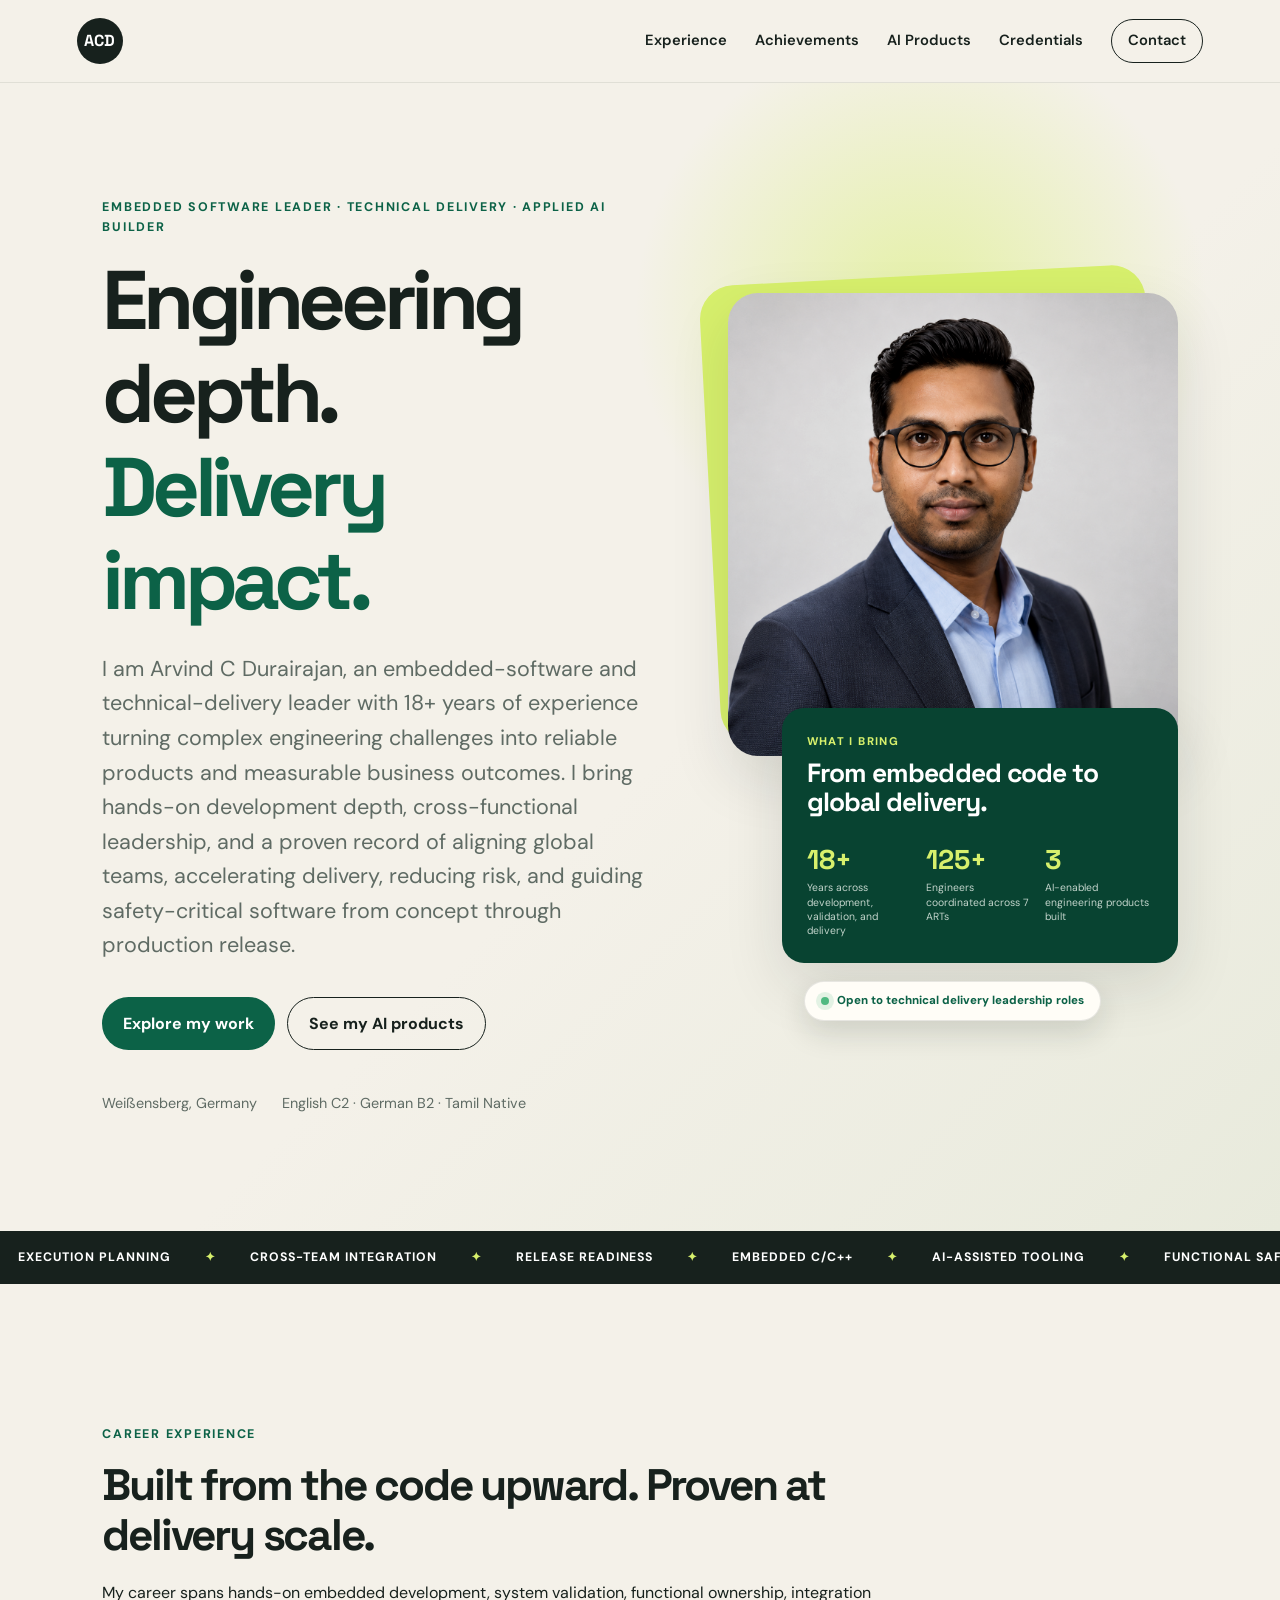
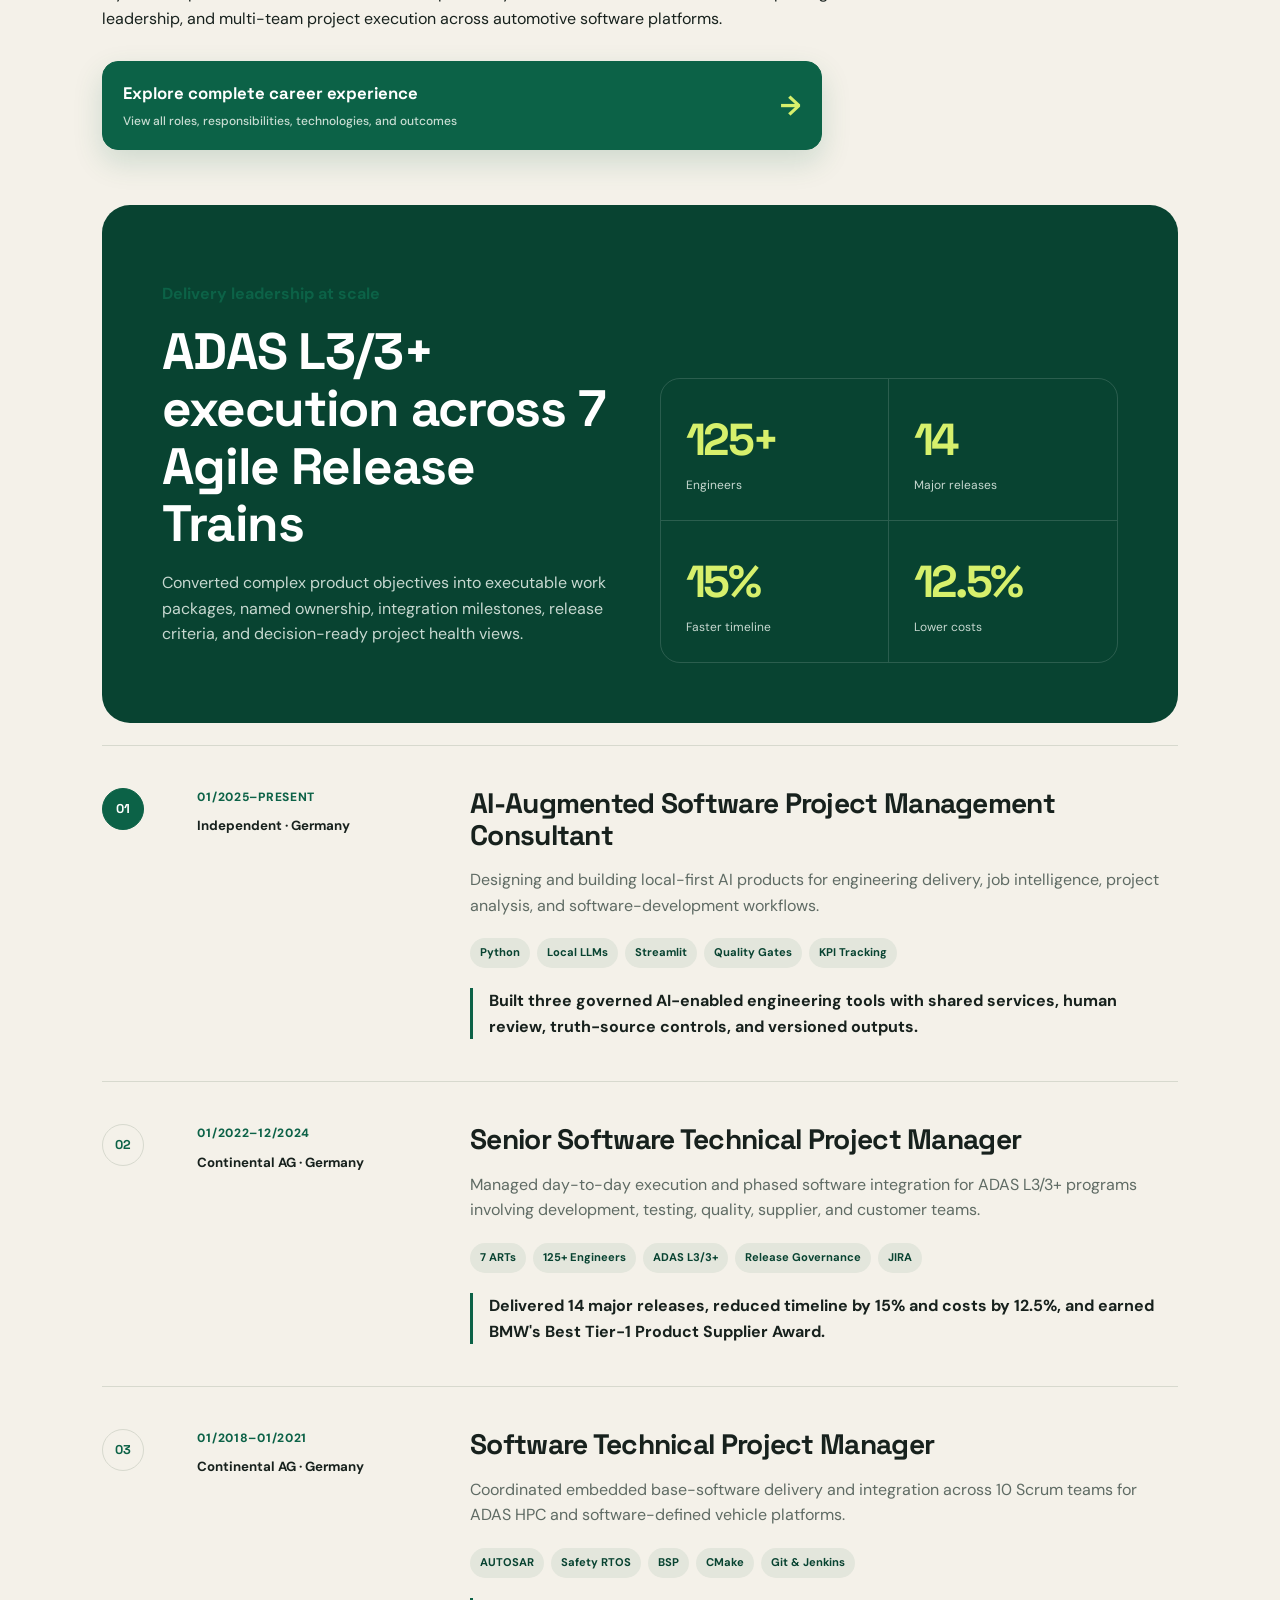
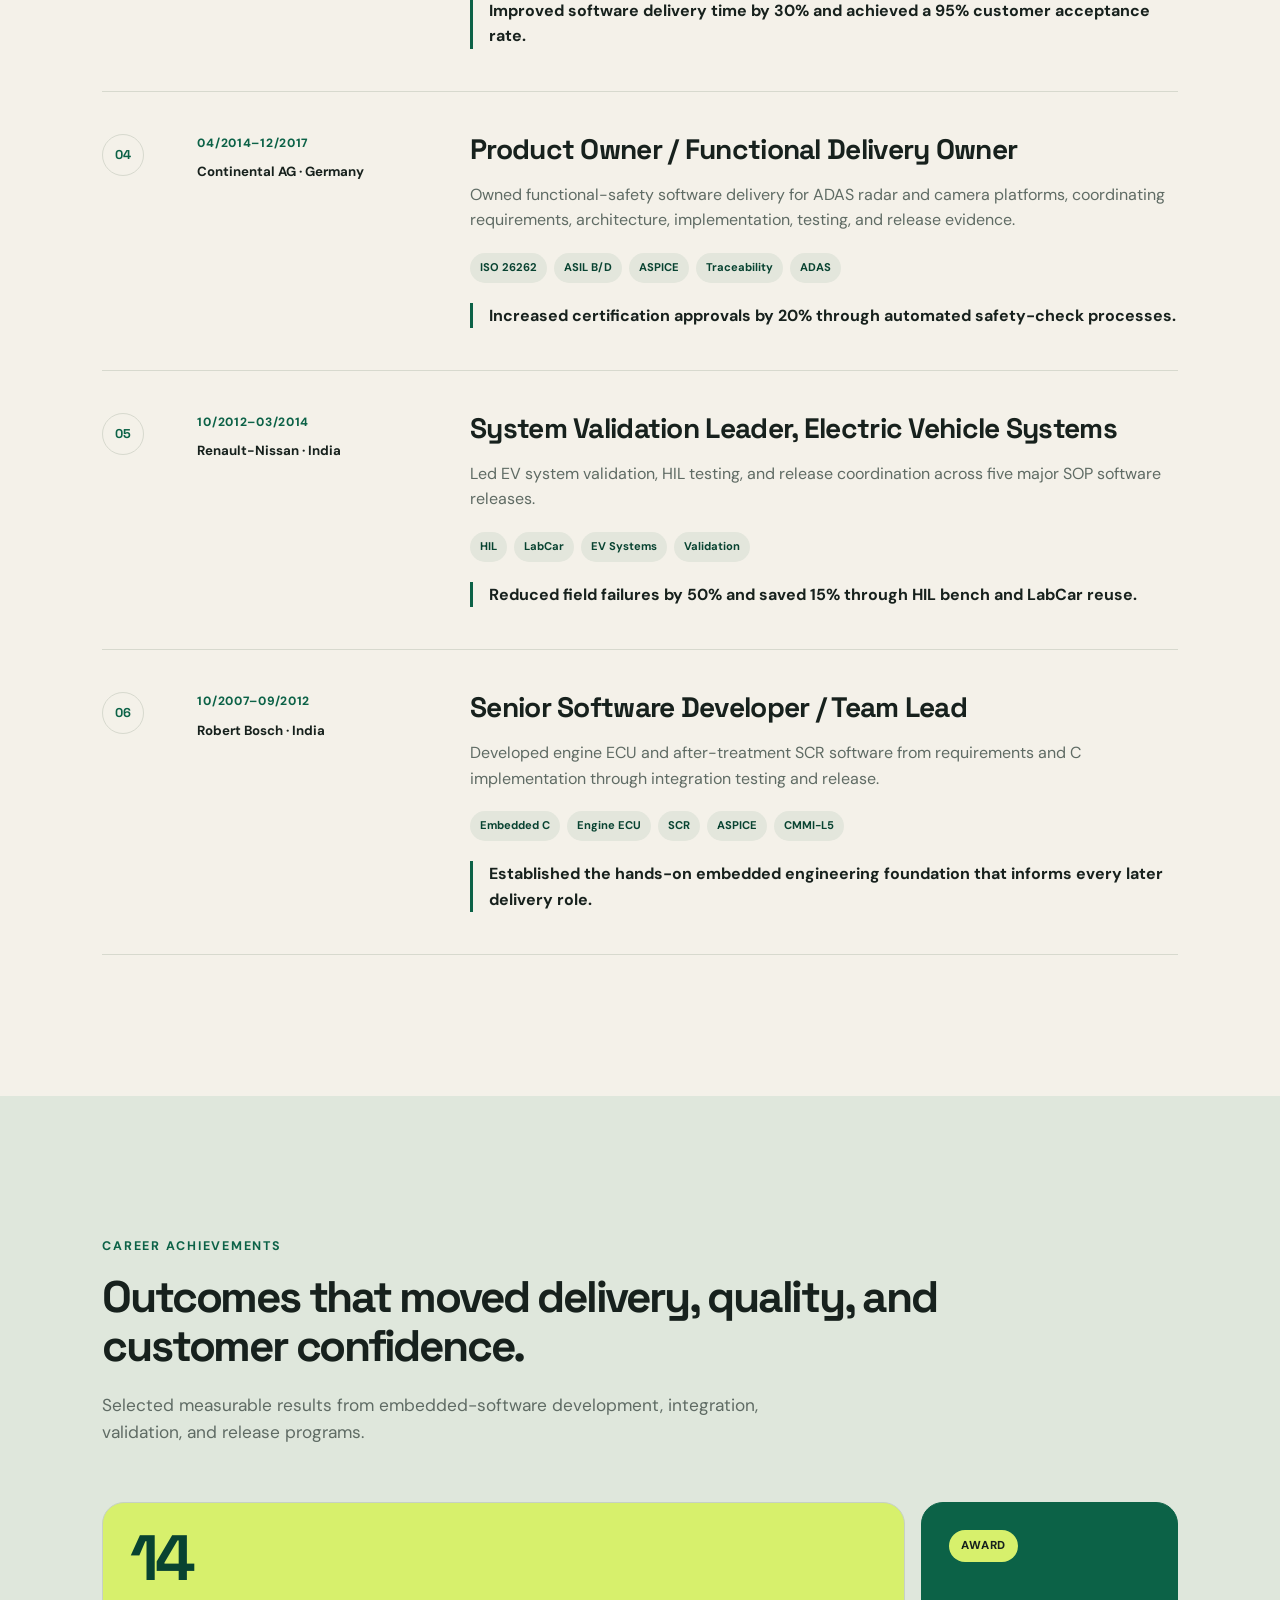
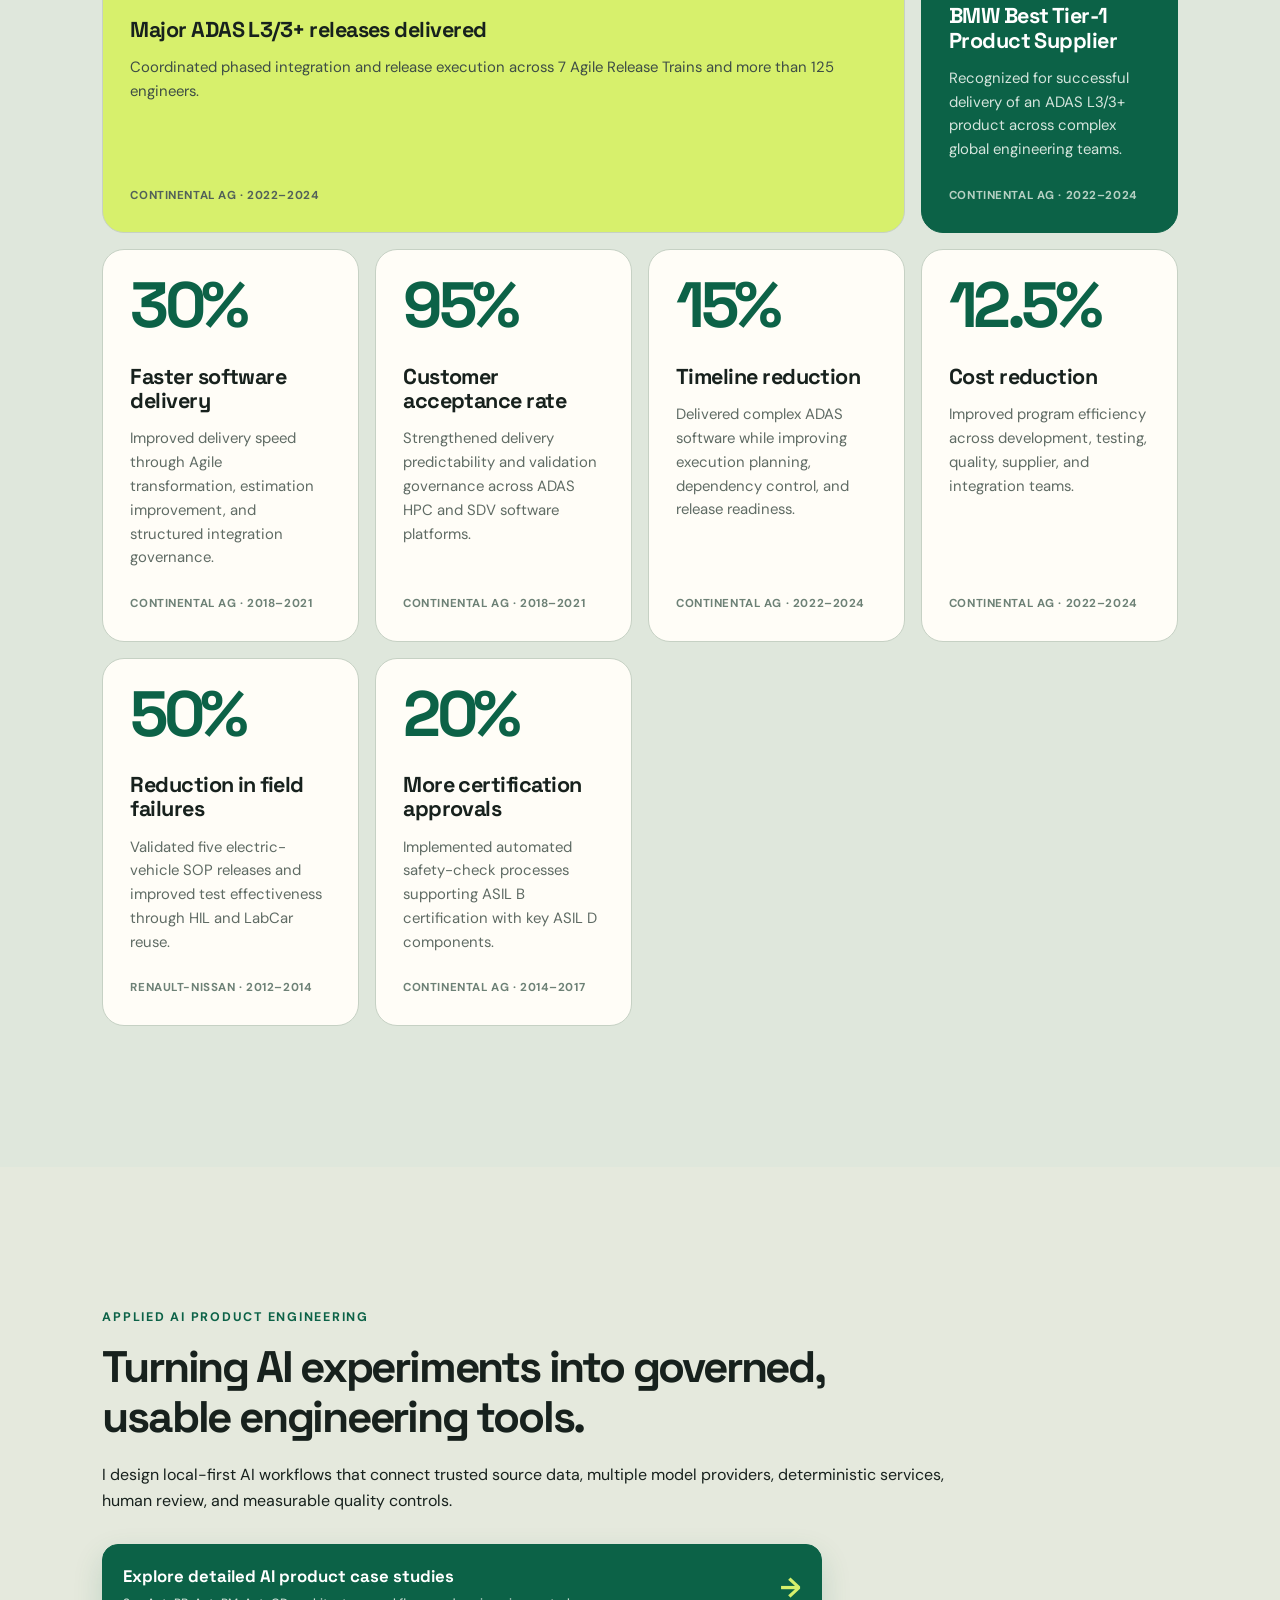
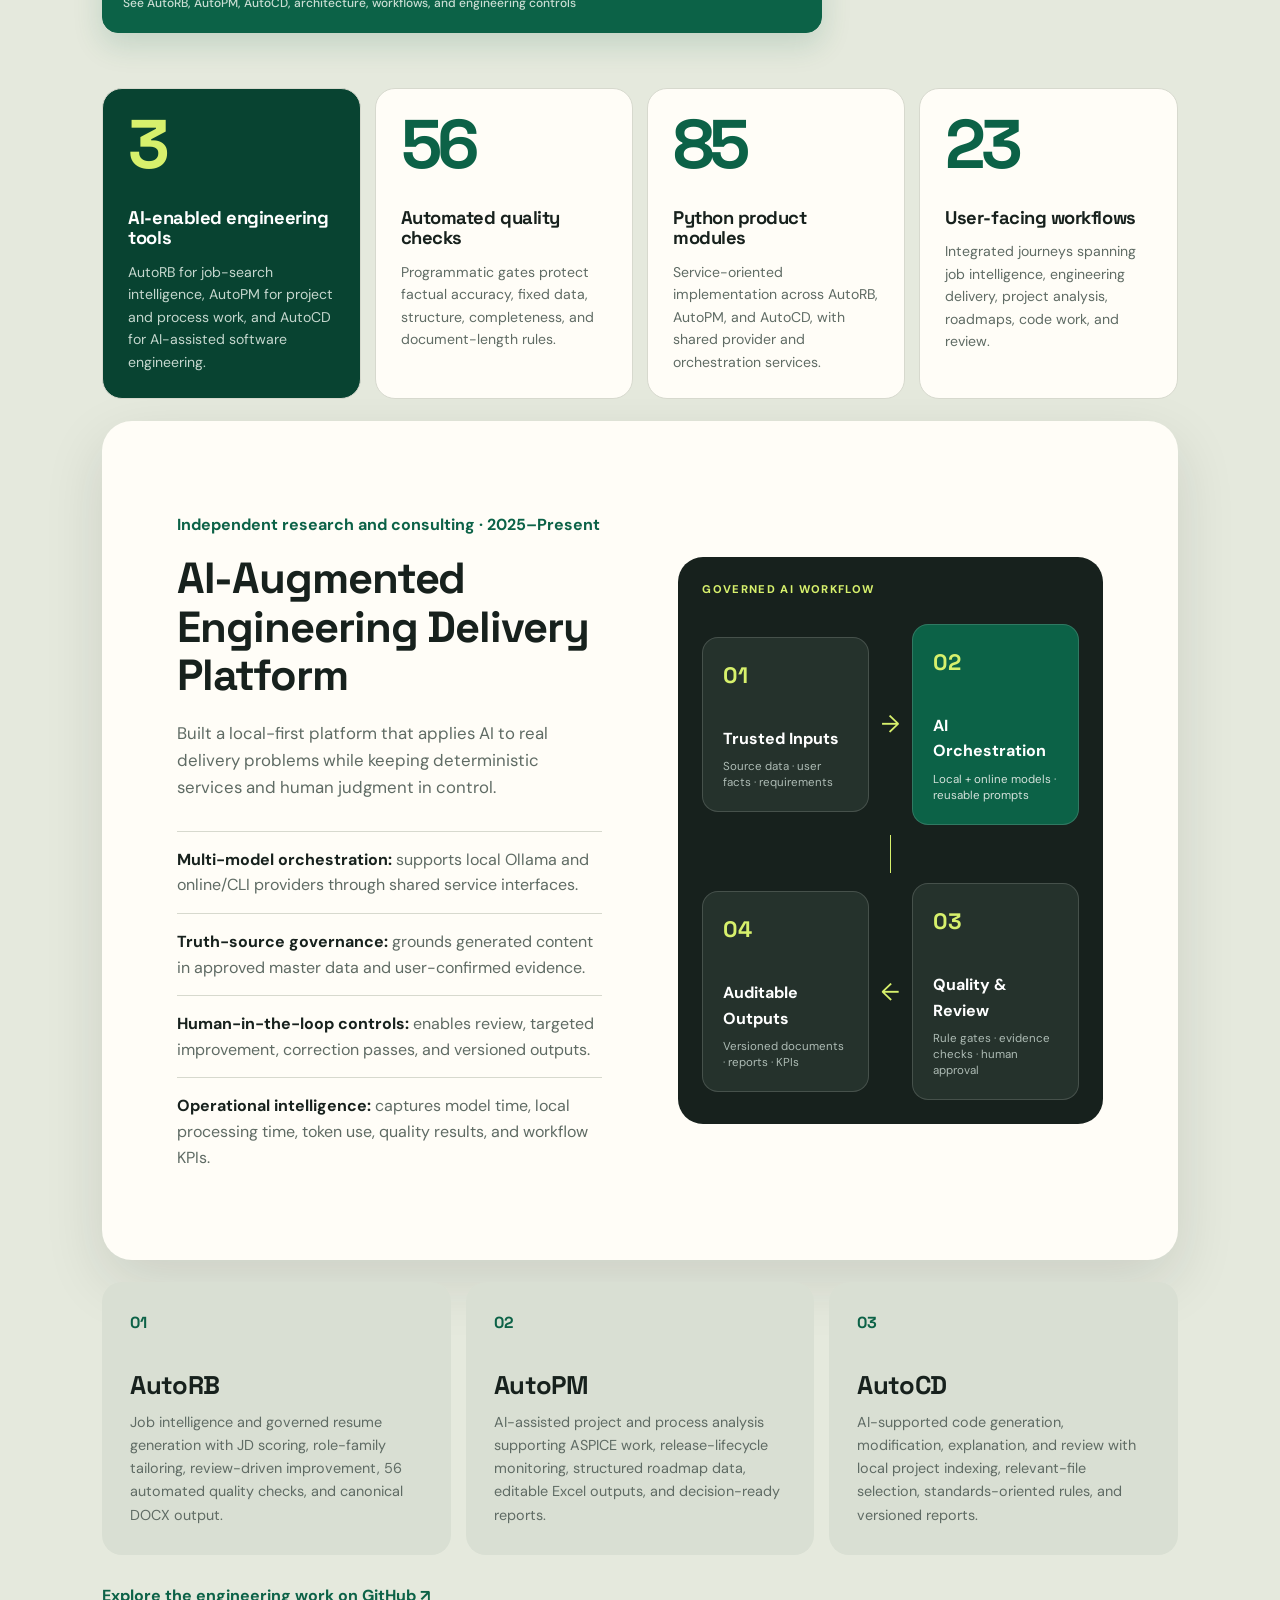
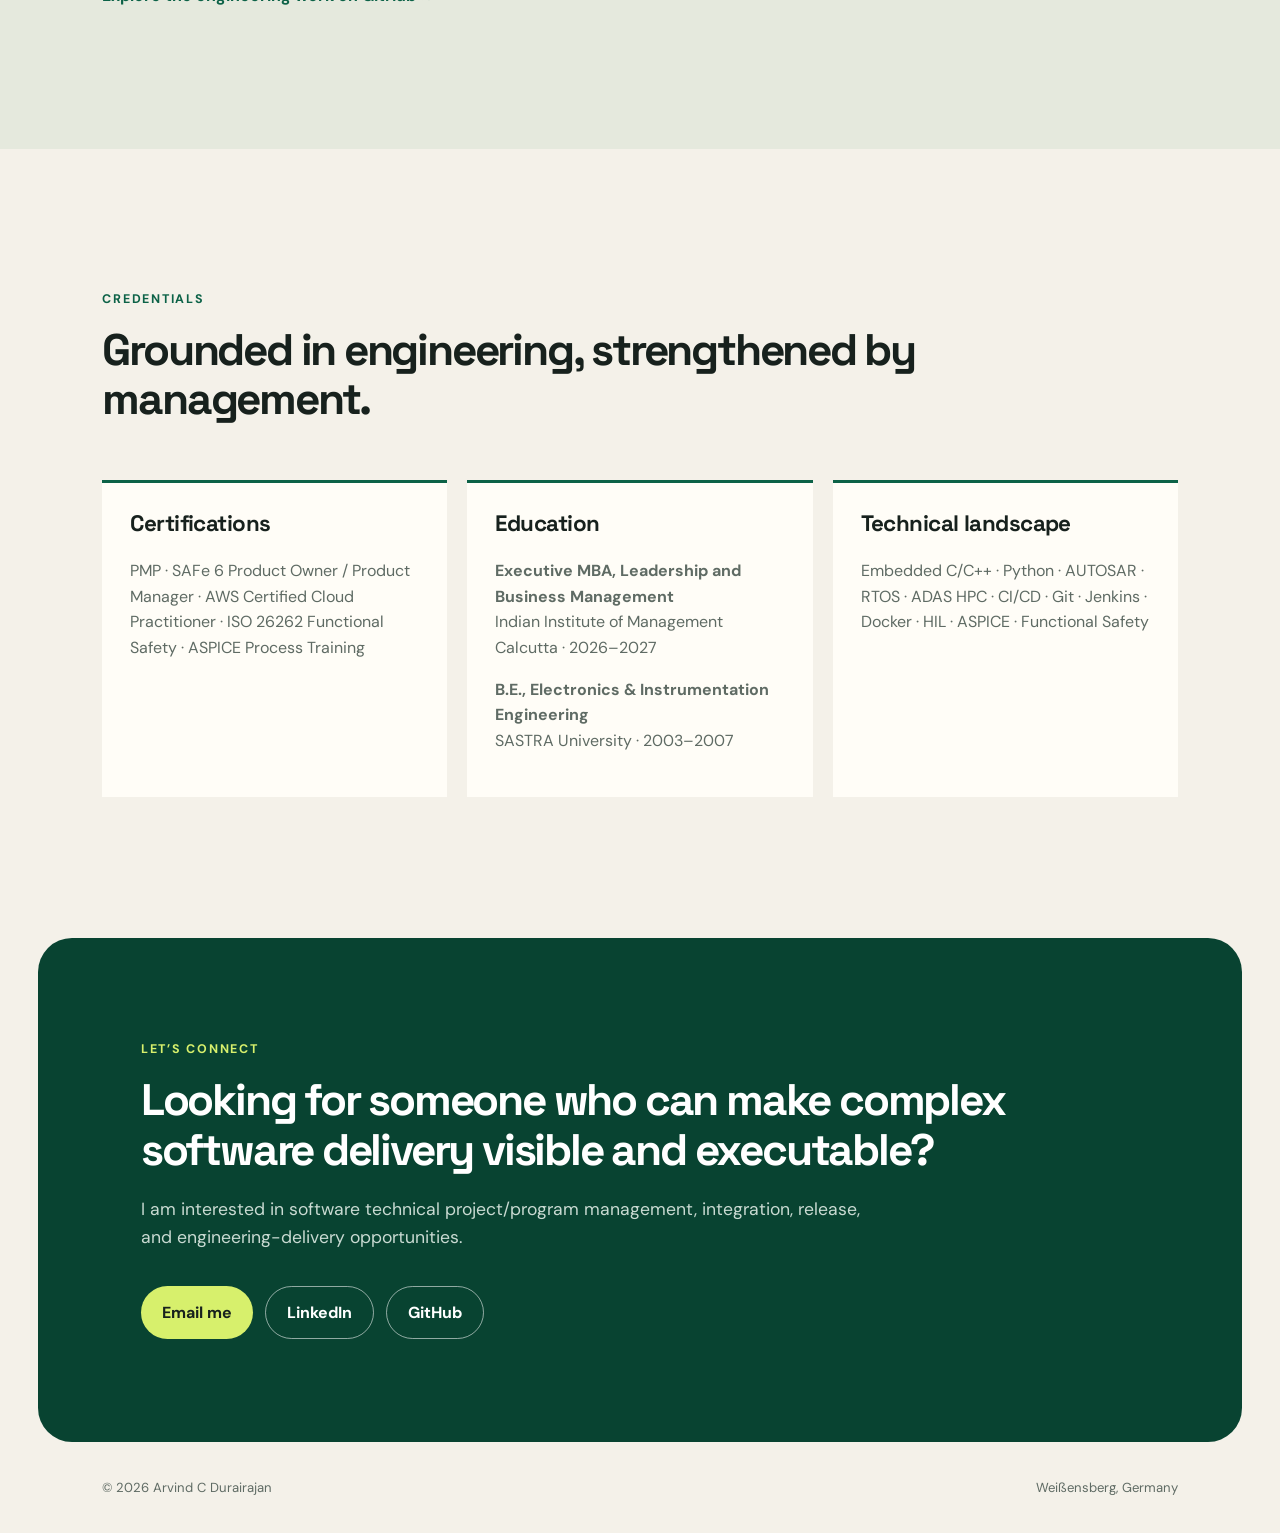
<file: index.html>
<!doctype html>
<html lang="en">
<head>
  <meta charset="utf-8">
  <meta name="viewport" content="width=device-width, initial-scale=1">
  <meta name="description" content="Arvind C Durairajan - Software Technical Project Manager, embedded-software delivery leader, and AI tooling builder.">
  <title>Arvind C Durairajan | Software Technical Project Manager</title>
  <link rel="preconnect" href="https://fonts.googleapis.com">
  <link rel="preconnect" href="https://fonts.gstatic.com" crossorigin>
  <link href="https://fonts.googleapis.com/css2?family=DM+Sans:wght@400;500;600;700&family=Space+Grotesk:wght@500;600;700&display=swap" rel="stylesheet">
  <link rel="stylesheet" href="styles.css">
</head>
<body>
  <header class="site-header">
    <a class="brand" href="#top">ACD</a>
    <nav aria-label="Primary navigation">
      <a href="experience.html">Experience</a>
      <a href="#achievements">Achievements</a>
      <a href="ai-products.html">AI Products</a>
      <a href="#credentials">Credentials</a>
      <a class="nav-contact" href="#contact">Contact</a>
    </nav>
  </header>

  <main id="top">
    <section class="hero">
      <div class="hero-copy">
        <p class="eyebrow">Embedded software leader · Technical delivery · Applied AI builder</p>
        <h1>Engineering depth.<br><span>Delivery impact.</span></h1>
        <p class="hero-intro">I am Arvind C Durairajan, an embedded-software and technical-delivery leader with 18+ years of experience turning complex engineering challenges into reliable products and measurable business outcomes. I bring hands-on development depth, cross-functional leadership, and a proven record of aligning global teams, accelerating delivery, reducing risk, and guiding safety-critical software from concept through production release.</p>
        <div class="hero-actions">
          <a class="button primary" href="experience.html">Explore my work</a>
          <a class="button secondary" href="ai-products.html">See my AI products</a>
        </div>
        <div class="hero-meta">
          <span>Weißensberg, Germany</span>
          <span>English C2 · German B2 · Tamil Native</span>
        </div>
      </div>
      <aside class="hero-profile" aria-label="Arvind C Durairajan profile">
        <div class="profile-image-wrap">
          <img src="assets/arvind-profile.png" alt="Arvind C Durairajan">
        </div>
        <div class="profile-panel">
          <p class="profile-kicker">What I bring</p>
          <h2>From embedded code to global delivery.</h2>
          <div class="profile-proof">
            <div><strong>18+</strong><span>Years across development, validation, and delivery</span></div>
            <div><strong>125+</strong><span>Engineers coordinated across 7 ARTs</span></div>
            <div><strong>3</strong><span>AI-enabled engineering products built</span></div>
          </div>
        </div>
        <div class="profile-status"><span></span>Open to technical delivery leadership roles</div>
      </aside>
    </section>

    <section class="capability-strip" aria-label="Core capabilities">
      <span>Execution Planning</span>
      <span>Cross-Team Integration</span>
      <span>Release Readiness</span>
      <span>Embedded C/C++</span>
      <span>AI-Assisted Tooling</span>
      <span>Functional Safety</span>
    </section>

    <section class="section" id="work">
      <div class="section-heading">
        <p class="eyebrow">Career experience</p>
        <h2>Built from the code upward. Proven at delivery scale.</h2>
        <p>My career spans hands-on embedded development, system validation, functional ownership, integration leadership, and multi-team project execution across automotive software platforms.</p>
        <a class="section-cta" href="experience.html"><span>Explore complete career experience</span><strong>View all roles, responsibilities, technologies, and outcomes</strong><b>→</b></a>
      </div>

      <div class="career-spotlight">
        <div class="spotlight-copy">
          <p class="project-label">Delivery leadership at scale</p>
          <h3>ADAS L3/3+ execution across 7 Agile Release Trains</h3>
          <p>Converted complex product objectives into executable work packages, named ownership, integration milestones, release criteria, and decision-ready project health views.</p>
        </div>
        <div class="spotlight-metrics">
          <div><strong>125+</strong><span>Engineers</span></div>
          <div><strong>14</strong><span>Major releases</span></div>
          <div><strong>15%</strong><span>Faster timeline</span></div>
          <div><strong>12.5%</strong><span>Lower costs</span></div>
        </div>
      </div>

      <div class="career-timeline">
        <article class="career-role current">
          <div class="career-marker"><span>01</span></div>
          <div class="career-meta">
            <span>01/2025–Present</span>
            <strong>Independent · Germany</strong>
          </div>
          <div class="career-content">
            <h3>AI-Augmented Software Project Management Consultant</h3>
            <p>Designing and building local-first AI products for engineering delivery, job intelligence, project analysis, and software-development workflows.</p>
            <div class="role-tags"><span>Python</span><span>Local LLMs</span><span>Streamlit</span><span>Quality Gates</span><span>KPI Tracking</span></div>
            <p class="career-result">Built three governed AI-enabled engineering tools with shared services, human review, truth-source controls, and versioned outputs.</p>
          </div>
        </article>

        <article class="career-role">
          <div class="career-marker"><span>02</span></div>
          <div class="career-meta">
            <span>01/2022–12/2024</span>
            <strong>Continental AG · Germany</strong>
          </div>
          <div class="career-content">
            <h3>Senior Software Technical Project Manager</h3>
            <p>Managed day-to-day execution and phased software integration for ADAS L3/3+ programs involving development, testing, quality, supplier, and customer teams.</p>
            <div class="role-tags"><span>7 ARTs</span><span>125+ Engineers</span><span>ADAS L3/3+</span><span>Release Governance</span><span>JIRA</span></div>
            <p class="career-result">Delivered 14 major releases, reduced timeline by 15% and costs by 12.5%, and earned BMW's Best Tier-1 Product Supplier Award.</p>
          </div>
        </article>

        <article class="career-role">
          <div class="career-marker"><span>03</span></div>
          <div class="career-meta">
            <span>01/2018–01/2021</span>
            <strong>Continental AG · Germany</strong>
          </div>
          <div class="career-content">
            <h3>Software Technical Project Manager</h3>
            <p>Coordinated embedded base-software delivery and integration across 10 Scrum teams for ADAS HPC and software-defined vehicle platforms.</p>
            <div class="role-tags"><span>AUTOSAR</span><span>Safety RTOS</span><span>BSP</span><span>CMake</span><span>Git & Jenkins</span></div>
            <p class="career-result">Improved software delivery time by 30% and achieved a 95% customer acceptance rate.</p>
          </div>
        </article>

        <article class="career-role">
          <div class="career-marker"><span>04</span></div>
          <div class="career-meta">
            <span>04/2014–12/2017</span>
            <strong>Continental AG · Germany</strong>
          </div>
          <div class="career-content">
            <h3>Product Owner / Functional Delivery Owner</h3>
            <p>Owned functional-safety software delivery for ADAS radar and camera platforms, coordinating requirements, architecture, implementation, testing, and release evidence.</p>
            <div class="role-tags"><span>ISO 26262</span><span>ASIL B/D</span><span>ASPICE</span><span>Traceability</span><span>ADAS</span></div>
            <p class="career-result">Increased certification approvals by 20% through automated safety-check processes.</p>
          </div>
        </article>

        <article class="career-role compact-role">
          <div class="career-marker"><span>05</span></div>
          <div class="career-meta">
            <span>10/2012–03/2014</span>
            <strong>Renault-Nissan · India</strong>
          </div>
          <div class="career-content">
            <h3>System Validation Leader, Electric Vehicle Systems</h3>
            <p>Led EV system validation, HIL testing, and release coordination across five major SOP software releases.</p>
            <div class="role-tags"><span>HIL</span><span>LabCar</span><span>EV Systems</span><span>Validation</span></div>
            <p class="career-result">Reduced field failures by 50% and saved 15% through HIL bench and LabCar reuse.</p>
          </div>
        </article>

        <article class="career-role compact-role">
          <div class="career-marker"><span>06</span></div>
          <div class="career-meta">
            <span>10/2007–09/2012</span>
            <strong>Robert Bosch · India</strong>
          </div>
          <div class="career-content">
            <h3>Senior Software Developer / Team Lead</h3>
            <p>Developed engine ECU and after-treatment SCR software from requirements and C implementation through integration testing and release.</p>
            <div class="role-tags"><span>Embedded C</span><span>Engine ECU</span><span>SCR</span><span>ASPICE</span><span>CMMI-L5</span></div>
            <p class="career-result">Established the hands-on embedded engineering foundation that informs every later delivery role.</p>
          </div>
        </article>
      </div>
    </section>

    <section class="section achievements-section" id="achievements">
      <div class="section-heading">
        <p class="eyebrow">Career achievements</p>
        <h2>Outcomes that moved delivery, quality, and customer confidence.</h2>
        <p>Selected measurable results from embedded-software development, integration, validation, and release programs.</p>
      </div>
      <div class="achievements-grid">
        <article class="achievement-card standout">
          <span class="achievement-number">14</span>
          <h3>Major ADAS L3/3+ releases delivered</h3>
          <p>Coordinated phased integration and release execution across 7 Agile Release Trains and more than 125 engineers.</p>
          <span class="achievement-context">Continental AG · 2022–2024</span>
        </article>
        <article class="achievement-card award-card">
          <span class="award-mark">Award</span>
          <h3>BMW Best Tier-1 Product Supplier</h3>
          <p>Recognized for successful delivery of an ADAS L3/3+ product across complex global engineering teams.</p>
          <span class="achievement-context">Continental AG · 2022–2024</span>
        </article>
        <article class="achievement-card">
          <span class="achievement-number">30%</span>
          <h3>Faster software delivery</h3>
          <p>Improved delivery speed through Agile transformation, estimation improvement, and structured integration governance.</p>
          <span class="achievement-context">Continental AG · 2018–2021</span>
        </article>
        <article class="achievement-card">
          <span class="achievement-number">95%</span>
          <h3>Customer acceptance rate</h3>
          <p>Strengthened delivery predictability and validation governance across ADAS HPC and SDV software platforms.</p>
          <span class="achievement-context">Continental AG · 2018–2021</span>
        </article>
        <article class="achievement-card">
          <span class="achievement-number">15%</span>
          <h3>Timeline reduction</h3>
          <p>Delivered complex ADAS software while improving execution planning, dependency control, and release readiness.</p>
          <span class="achievement-context">Continental AG · 2022–2024</span>
        </article>
        <article class="achievement-card">
          <span class="achievement-number">12.5%</span>
          <h3>Cost reduction</h3>
          <p>Improved program efficiency across development, testing, quality, supplier, and integration teams.</p>
          <span class="achievement-context">Continental AG · 2022–2024</span>
        </article>
        <article class="achievement-card">
          <span class="achievement-number">50%</span>
          <h3>Reduction in field failures</h3>
          <p>Validated five electric-vehicle SOP releases and improved test effectiveness through HIL and LabCar reuse.</p>
          <span class="achievement-context">Renault-Nissan · 2012–2014</span>
        </article>
        <article class="achievement-card">
          <span class="achievement-number">20%</span>
          <h3>More certification approvals</h3>
          <p>Implemented automated safety-check processes supporting ASIL B certification with key ASIL D components.</p>
          <span class="achievement-context">Continental AG · 2014–2017</span>
        </article>
      </div>
    </section>

    <section class="section projects-section" id="projects">
      <div class="section-heading">
        <p class="eyebrow">Applied AI product engineering</p>
        <h2>Turning AI experiments into governed, usable engineering tools.</h2>
        <p>I design local-first AI workflows that connect trusted source data, multiple model providers, deterministic services, human review, and measurable quality controls.</p>
        <a class="section-cta" href="ai-products.html"><span>Explore detailed AI product case studies</span><strong>See AutoRB, AutoPM, AutoCD, architecture, workflows, and engineering controls</strong><b>→</b></a>
      </div>

      <div class="ai-impact-grid">
        <article class="ai-impact-card primary-impact">
          <span class="ai-impact-number">3</span>
          <h3>AI-enabled engineering tools</h3>
          <p>AutoRB for job-search intelligence, AutoPM for project and process work, and AutoCD for AI-assisted software engineering.</p>
        </article>
        <article class="ai-impact-card">
          <span class="ai-impact-number">56</span>
          <h3>Automated quality checks</h3>
          <p>Programmatic gates protect factual accuracy, fixed data, structure, completeness, and document-length rules.</p>
        </article>
        <article class="ai-impact-card">
          <span class="ai-impact-number">85</span>
          <h3>Python product modules</h3>
          <p>Service-oriented implementation across AutoRB, AutoPM, and AutoCD, with shared provider and orchestration services.</p>
        </article>
        <article class="ai-impact-card">
          <span class="ai-impact-number">23</span>
          <h3>User-facing workflows</h3>
          <p>Integrated journeys spanning job intelligence, engineering delivery, project analysis, roadmaps, code work, and review.</p>
        </article>
      </div>

      <div class="ai-system-card">
        <div class="ai-system-copy">
          <p class="project-label">Independent research and consulting · 2025–Present</p>
          <h3>AI-Augmented Engineering Delivery Platform</h3>
          <p>Built a local-first platform that applies AI to real delivery problems while keeping deterministic services and human judgment in control.</p>
          <ul class="ai-value-list">
            <li><strong>Multi-model orchestration:</strong> supports local Ollama and online/CLI providers through shared service interfaces.</li>
            <li><strong>Truth-source governance:</strong> grounds generated content in approved master data and user-confirmed evidence.</li>
            <li><strong>Human-in-the-loop controls:</strong> enables review, targeted improvement, correction passes, and versioned outputs.</li>
            <li><strong>Operational intelligence:</strong> captures model time, local processing time, token use, quality results, and workflow KPIs.</li>
          </ul>
        </div>

        <div class="ai-visual" role="img" aria-label="AI engineering workflow from trusted inputs through orchestration and quality gates to auditable outputs">
          <div class="visual-label">Governed AI workflow</div>
          <div class="visual-row">
            <div class="visual-node">
              <span class="node-index">01</span>
              <strong>Trusted Inputs</strong>
              <small>Source data · user facts · requirements</small>
            </div>
            <span class="visual-arrow">→</span>
            <div class="visual-node active">
              <span class="node-index">02</span>
              <strong>AI Orchestration</strong>
              <small>Local + online models · reusable prompts</small>
            </div>
          </div>
          <div class="visual-line"></div>
          <div class="visual-row reverse">
            <div class="visual-node">
              <span class="node-index">04</span>
              <strong>Auditable Outputs</strong>
              <small>Versioned documents · reports · KPIs</small>
            </div>
            <span class="visual-arrow">←</span>
            <div class="visual-node">
              <span class="node-index">03</span>
              <strong>Quality & Review</strong>
              <small>Rule gates · evidence checks · human approval</small>
            </div>
          </div>
        </div>
      </div>

      <div class="ai-capability-grid">
        <article>
          <span>01</span>
          <h3>AutoRB</h3>
          <p>Job intelligence and governed resume generation with JD scoring, role-family tailoring, review-driven improvement, 56 automated quality checks, and canonical DOCX output.</p>
        </article>
        <article>
          <span>02</span>
          <h3>AutoPM</h3>
          <p>AI-assisted project and process analysis supporting ASPICE work, release-lifecycle monitoring, structured roadmap data, editable Excel outputs, and decision-ready reports.</p>
        </article>
        <article>
          <span>03</span>
          <h3>AutoCD</h3>
          <p>AI-supported code generation, modification, explanation, and review with local project indexing, relevant-file selection, standards-oriented rules, and versioned reports.</p>
        </article>
      </div>
      <a class="text-link ai-github-link" href="https://github.com/dacgates" target="_blank" rel="noreferrer">Explore the engineering work on GitHub <span>↗</span></a>
    </section>

    <section class="section credentials-section" id="credentials">
      <div class="section-heading">
        <p class="eyebrow">Credentials</p>
        <h2>Grounded in engineering, strengthened by management.</h2>
      </div>
      <div class="credentials-grid">
        <div class="credential-group">
          <h3>Certifications</h3>
          <p>PMP · SAFe 6 Product Owner / Product Manager · AWS Certified Cloud Practitioner · ISO 26262 Functional Safety · ASPICE Process Training</p>
        </div>
        <div class="credential-group">
          <h3>Education</h3>
          <p><strong>Executive MBA, Leadership and Business Management</strong><br>Indian Institute of Management Calcutta · 2026–2027</p>
          <p><strong>B.E., Electronics & Instrumentation Engineering</strong><br>SASTRA University · 2003–2007</p>
        </div>
        <div class="credential-group">
          <h3>Technical landscape</h3>
          <p>Embedded C/C++ · Python · AUTOSAR · RTOS · ADAS HPC · CI/CD · Git · Jenkins · Docker · HIL · ASPICE · Functional Safety</p>
        </div>
      </div>
    </section>

    <section class="contact-section" id="contact">
      <p class="eyebrow">Let’s connect</p>
      <h2>Looking for someone who can make complex software delivery visible and executable?</h2>
      <p>I am interested in software technical project/program management, integration, release, and engineering-delivery opportunities.</p>
      <div class="contact-actions">
        <a class="button light" href="mailto:arvind.chakaravarthy@gmail.com">Email me</a>
        <a class="button outline-light" href="https://www.linkedin.com/in/arvind-chakaravarthy" target="_blank" rel="noreferrer">LinkedIn</a>
        <a class="button outline-light" href="https://github.com/dacgates" target="_blank" rel="noreferrer">GitHub</a>
      </div>
    </section>
  </main>

  <footer>
    <span>© <span id="year"></span> Arvind C Durairajan</span>
    <span>Weißensberg, Germany</span>
  </footer>
  <script src="script.js"></script>
</body>
</html>
</file>
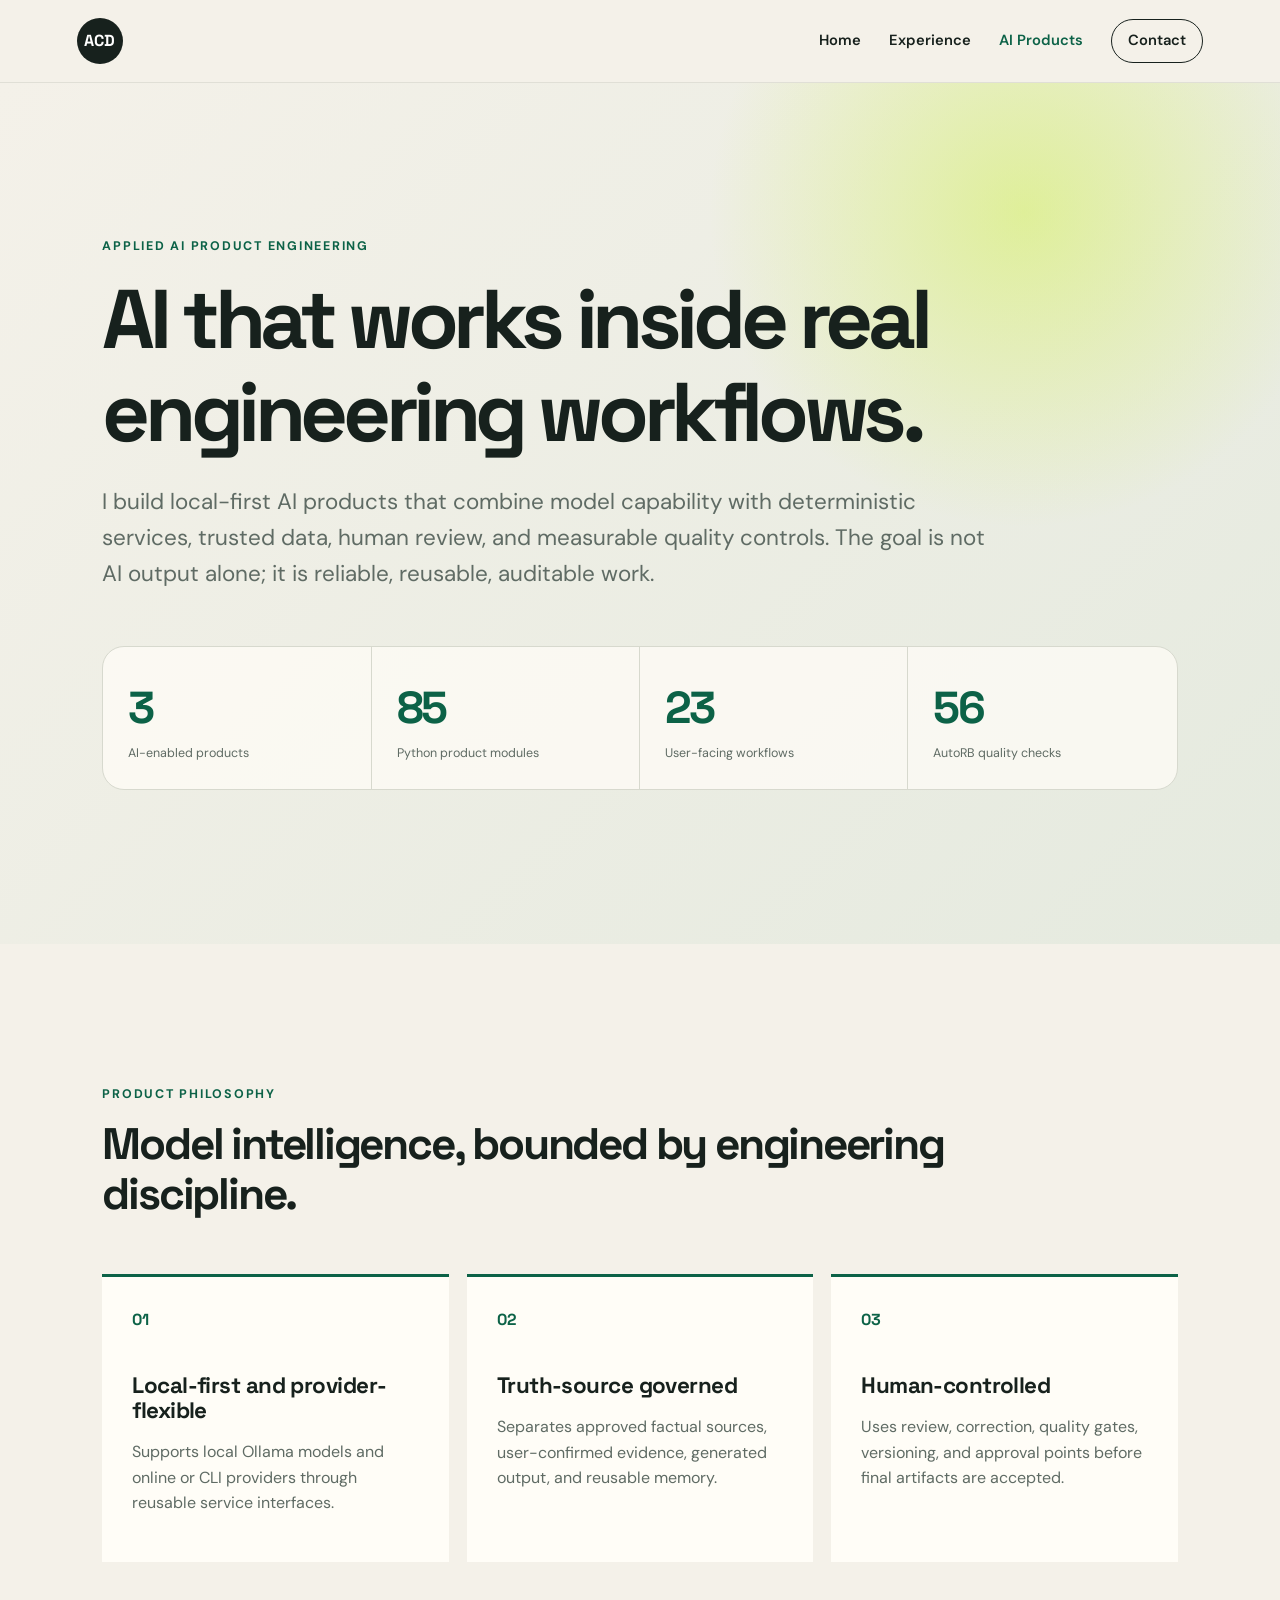
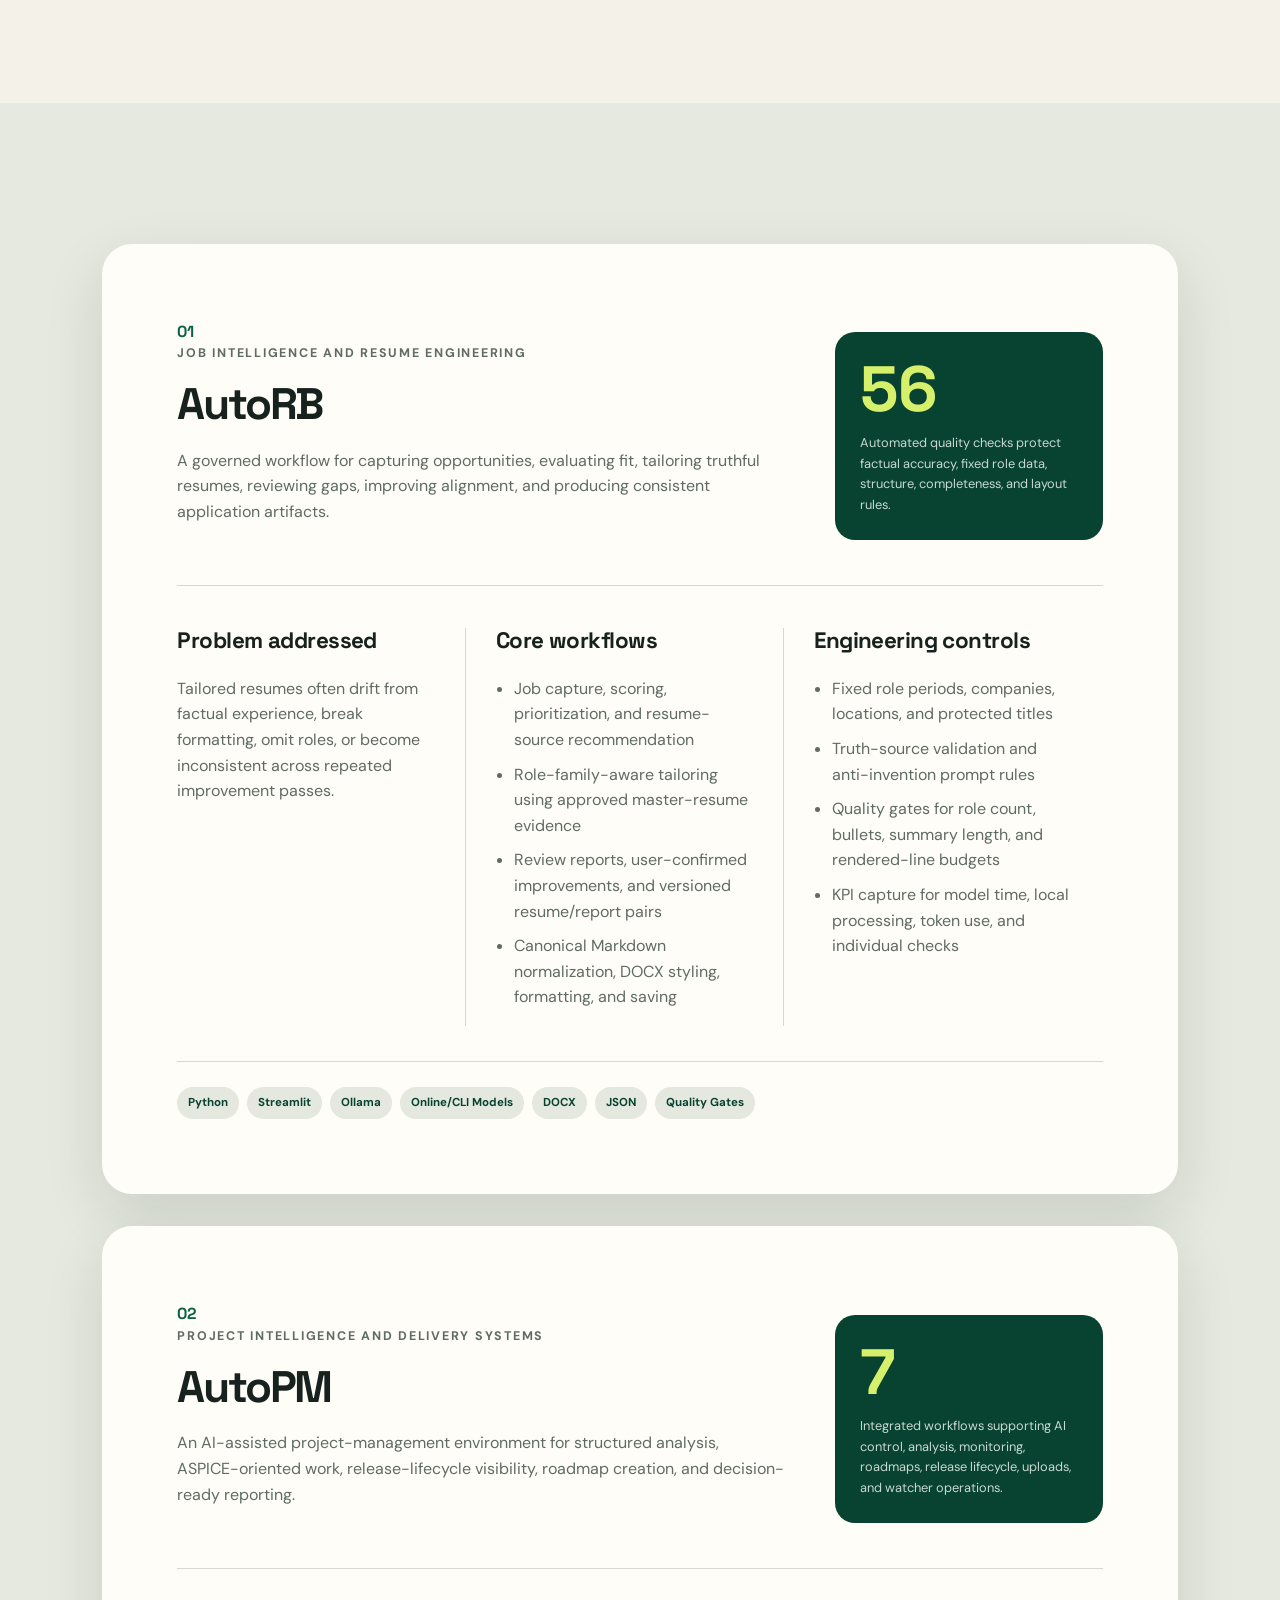
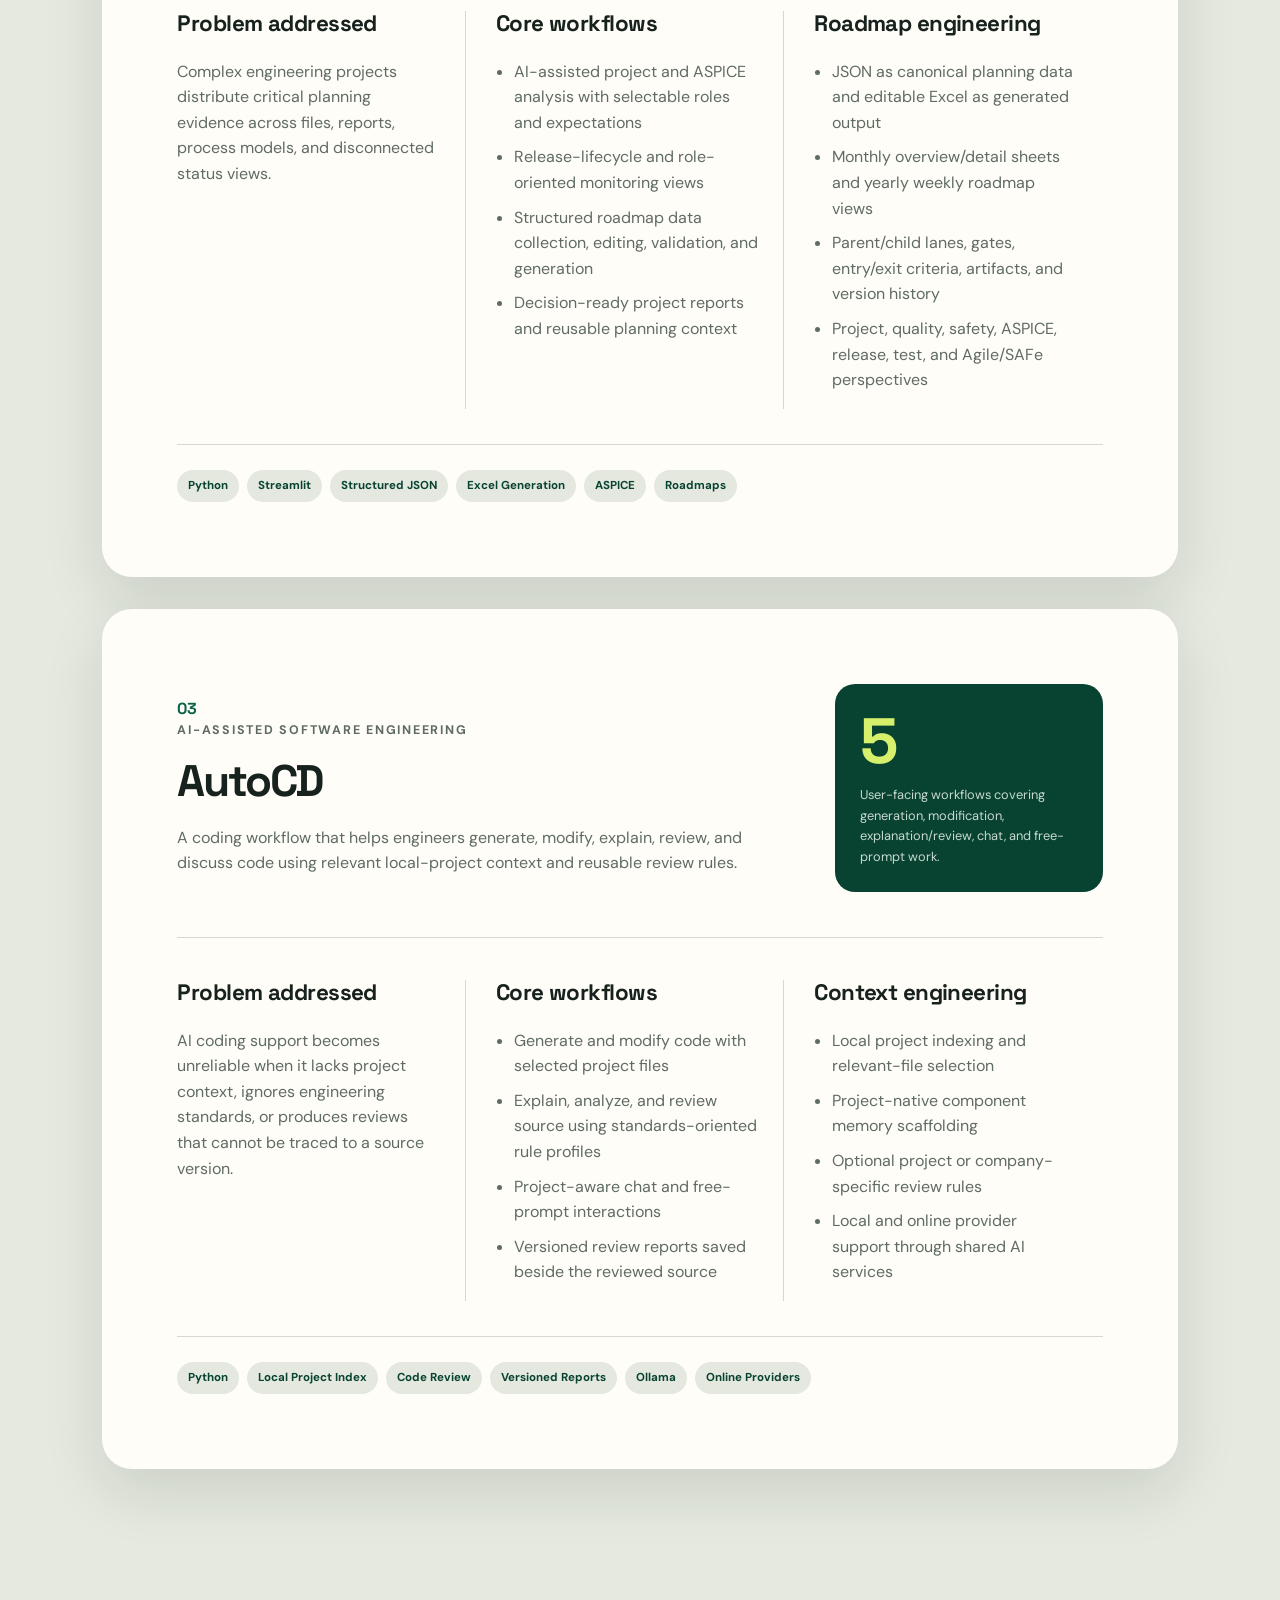
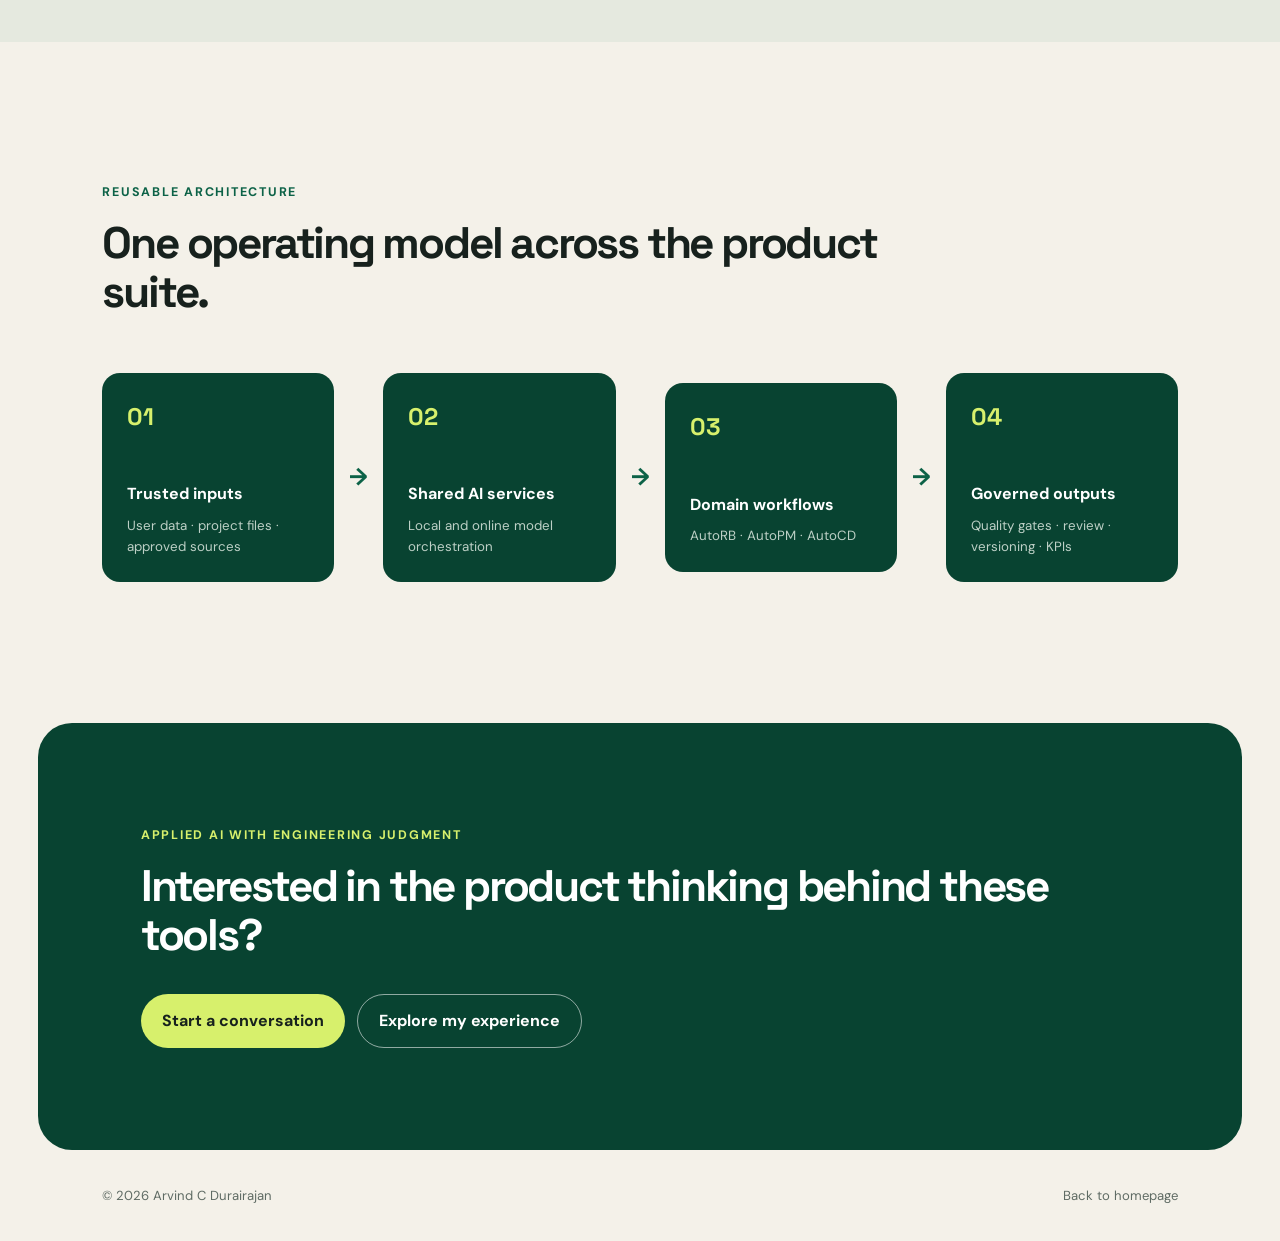
<file: ai-products.html>
<!doctype html>
<html lang="en">
<head>
  <meta charset="utf-8">
  <meta name="viewport" content="width=device-width, initial-scale=1">
  <meta name="description" content="AI product engineering case studies by Arvind C Durairajan: AutoRB, AutoPM, and AutoCD.">
  <title>AI Products | Arvind C Durairajan</title>
  <link rel="preconnect" href="https://fonts.googleapis.com">
  <link rel="preconnect" href="https://fonts.gstatic.com" crossorigin>
  <link href="https://fonts.googleapis.com/css2?family=DM+Sans:wght@400;500;600;700&family=Space+Grotesk:wght@500;600;700&display=swap" rel="stylesheet">
  <link rel="stylesheet" href="styles.css">
</head>
<body>
  <header class="site-header">
    <a class="brand" href="index.html">ACD</a>
    <nav aria-label="Primary navigation"><a href="index.html">Home</a><a href="experience.html">Experience</a><a href="ai-products.html" class="active-nav">AI Products</a><a class="nav-contact" href="index.html#contact">Contact</a></nav>
  </header>
  <main>
    <section class="subpage-hero ai-page-hero">
      <p class="eyebrow">Applied AI product engineering</p>
      <h1>AI that works inside real engineering workflows.</h1>
      <p>I build local-first AI products that combine model capability with deterministic services, trusted data, human review, and measurable quality controls. The goal is not AI output alone; it is reliable, reusable, auditable work.</p>
      <div class="subpage-stats"><div><strong>3</strong><span>AI-enabled products</span></div><div><strong>85</strong><span>Python product modules</span></div><div><strong>23</strong><span>User-facing workflows</span></div><div><strong>56</strong><span>AutoRB quality checks</span></div></div>
    </section>

    <section class="section ai-principles">
      <div class="section-heading"><p class="eyebrow">Product philosophy</p><h2>Model intelligence, bounded by engineering discipline.</h2></div>
      <div class="value-grid">
        <article><span>01</span><h3>Local-first and provider-flexible</h3><p>Supports local Ollama models and online or CLI providers through reusable service interfaces.</p></article>
        <article><span>02</span><h3>Truth-source governed</h3><p>Separates approved factual sources, user-confirmed evidence, generated output, and reusable memory.</p></article>
        <article><span>03</span><h3>Human-controlled</h3><p>Uses review, correction, quality gates, versioning, and approval points before final artifacts are accepted.</p></article>
      </div>
    </section>

    <section class="section product-case-section">
      <div class="product-case product-rb">
        <div class="product-case-head"><div><span class="product-number">01</span><p class="eyebrow">Job intelligence and resume engineering</p><h2>AutoRB</h2><p>A governed workflow for capturing opportunities, evaluating fit, tailoring truthful resumes, reviewing gaps, improving alignment, and producing consistent application artifacts.</p></div><div class="product-proof"><strong>56</strong><span>Automated quality checks protect factual accuracy, fixed role data, structure, completeness, and layout rules.</span></div></div>
        <div class="product-detail-grid">
          <article><h3>Problem addressed</h3><p>Tailored resumes often drift from factual experience, break formatting, omit roles, or become inconsistent across repeated improvement passes.</p></article>
          <article><h3>Core workflows</h3><ul><li>Job capture, scoring, prioritization, and resume-source recommendation</li><li>Role-family-aware tailoring using approved master-resume evidence</li><li>Review reports, user-confirmed improvements, and versioned resume/report pairs</li><li>Canonical Markdown normalization, DOCX styling, formatting, and saving</li></ul></article>
          <article><h3>Engineering controls</h3><ul><li>Fixed role periods, companies, locations, and protected titles</li><li>Truth-source validation and anti-invention prompt rules</li><li>Quality gates for role count, bullets, summary length, and rendered-line budgets</li><li>KPI capture for model time, local processing, token use, and individual checks</li></ul></article>
        </div>
        <div class="product-stack"><span>Python</span><span>Streamlit</span><span>Ollama</span><span>Online/CLI Models</span><span>DOCX</span><span>JSON</span><span>Quality Gates</span></div>
      </div>

      <div class="product-case product-pm">
        <div class="product-case-head"><div><span class="product-number">02</span><p class="eyebrow">Project intelligence and delivery systems</p><h2>AutoPM</h2><p>An AI-assisted project-management environment for structured analysis, ASPICE-oriented work, release-lifecycle visibility, roadmap creation, and decision-ready reporting.</p></div><div class="product-proof"><strong>7</strong><span>Integrated workflows supporting AI control, analysis, monitoring, roadmaps, release lifecycle, uploads, and watcher operations.</span></div></div>
        <div class="product-detail-grid">
          <article><h3>Problem addressed</h3><p>Complex engineering projects distribute critical planning evidence across files, reports, process models, and disconnected status views.</p></article>
          <article><h3>Core workflows</h3><ul><li>AI-assisted project and ASPICE analysis with selectable roles and expectations</li><li>Release-lifecycle and role-oriented monitoring views</li><li>Structured roadmap data collection, editing, validation, and generation</li><li>Decision-ready project reports and reusable planning context</li></ul></article>
          <article><h3>Roadmap engineering</h3><ul><li>JSON as canonical planning data and editable Excel as generated output</li><li>Monthly overview/detail sheets and yearly weekly roadmap views</li><li>Parent/child lanes, gates, entry/exit criteria, artifacts, and version history</li><li>Project, quality, safety, ASPICE, release, test, and Agile/SAFe perspectives</li></ul></article>
        </div>
        <div class="product-stack"><span>Python</span><span>Streamlit</span><span>Structured JSON</span><span>Excel Generation</span><span>ASPICE</span><span>Roadmaps</span></div>
      </div>

      <div class="product-case product-cd">
        <div class="product-case-head"><div><span class="product-number">03</span><p class="eyebrow">AI-assisted software engineering</p><h2>AutoCD</h2><p>A coding workflow that helps engineers generate, modify, explain, review, and discuss code using relevant local-project context and reusable review rules.</p></div><div class="product-proof"><strong>5</strong><span>User-facing workflows covering generation, modification, explanation/review, chat, and free-prompt work.</span></div></div>
        <div class="product-detail-grid">
          <article><h3>Problem addressed</h3><p>AI coding support becomes unreliable when it lacks project context, ignores engineering standards, or produces reviews that cannot be traced to a source version.</p></article>
          <article><h3>Core workflows</h3><ul><li>Generate and modify code with selected project files</li><li>Explain, analyze, and review source using standards-oriented rule profiles</li><li>Project-aware chat and free-prompt interactions</li><li>Versioned review reports saved beside the reviewed source</li></ul></article>
          <article><h3>Context engineering</h3><ul><li>Local project indexing and relevant-file selection</li><li>Project-native component memory scaffolding</li><li>Optional project or company-specific review rules</li><li>Local and online provider support through shared AI services</li></ul></article>
        </div>
        <div class="product-stack"><span>Python</span><span>Local Project Index</span><span>Code Review</span><span>Versioned Reports</span><span>Ollama</span><span>Online Providers</span></div>
      </div>
    </section>

    <section class="section architecture-section">
      <div class="section-heading"><p class="eyebrow">Reusable architecture</p><h2>One operating model across the product suite.</h2></div>
      <div class="architecture-flow"><div><span>01</span><strong>Trusted inputs</strong><small>User data · project files · approved sources</small></div><b>→</b><div><span>02</span><strong>Shared AI services</strong><small>Local and online model orchestration</small></div><b>→</b><div><span>03</span><strong>Domain workflows</strong><small>AutoRB · AutoPM · AutoCD</small></div><b>→</b><div><span>04</span><strong>Governed outputs</strong><small>Quality gates · review · versioning · KPIs</small></div></div>
    </section>

    <section class="page-cta"><p class="eyebrow">Applied AI with engineering judgment</p><h2>Interested in the product thinking behind these tools?</h2><div class="hero-actions"><a class="button light" href="mailto:arvind.chakaravarthy@gmail.com">Start a conversation</a><a class="button outline-light" href="experience.html">Explore my experience</a></div></section>
  </main>
  <footer><span>© <span id="year"></span> Arvind C Durairajan</span><a href="index.html">Back to homepage</a></footer>
  <script src="script.js"></script>
</body>
</html>
</file>
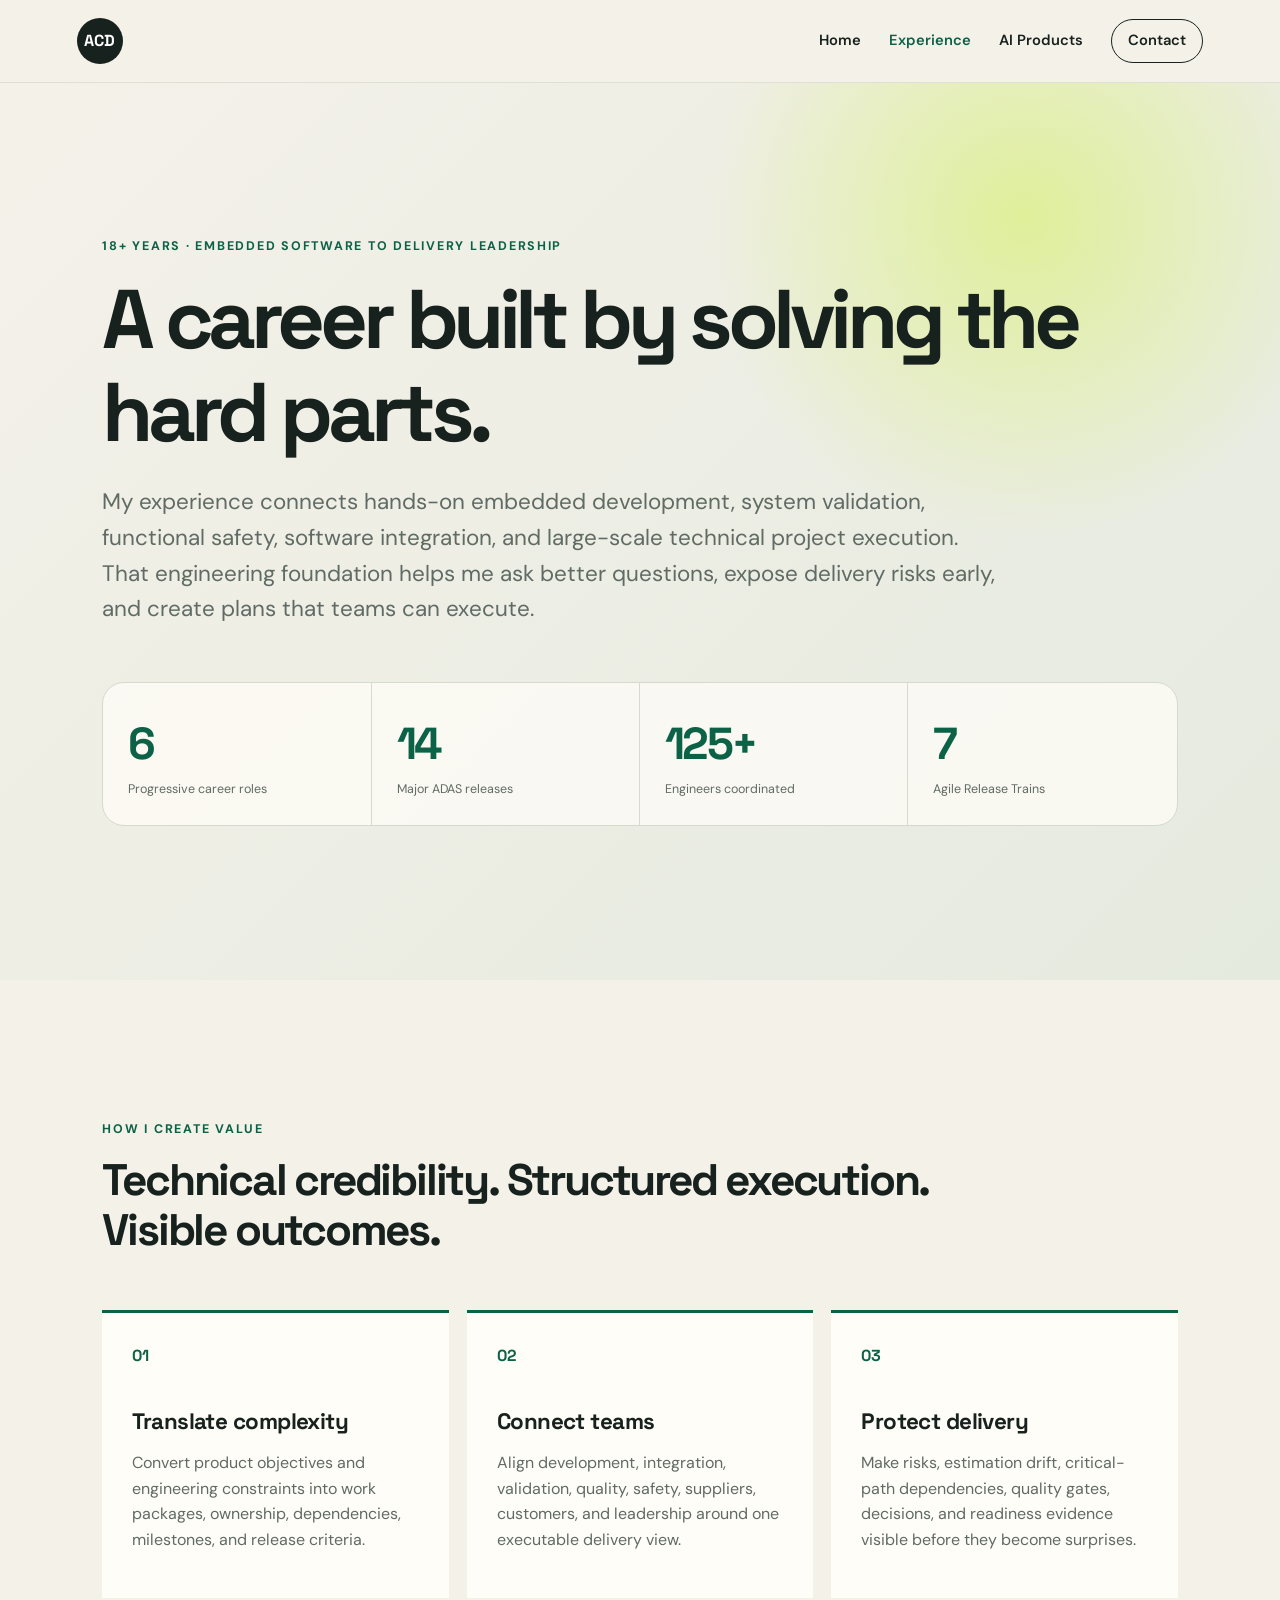
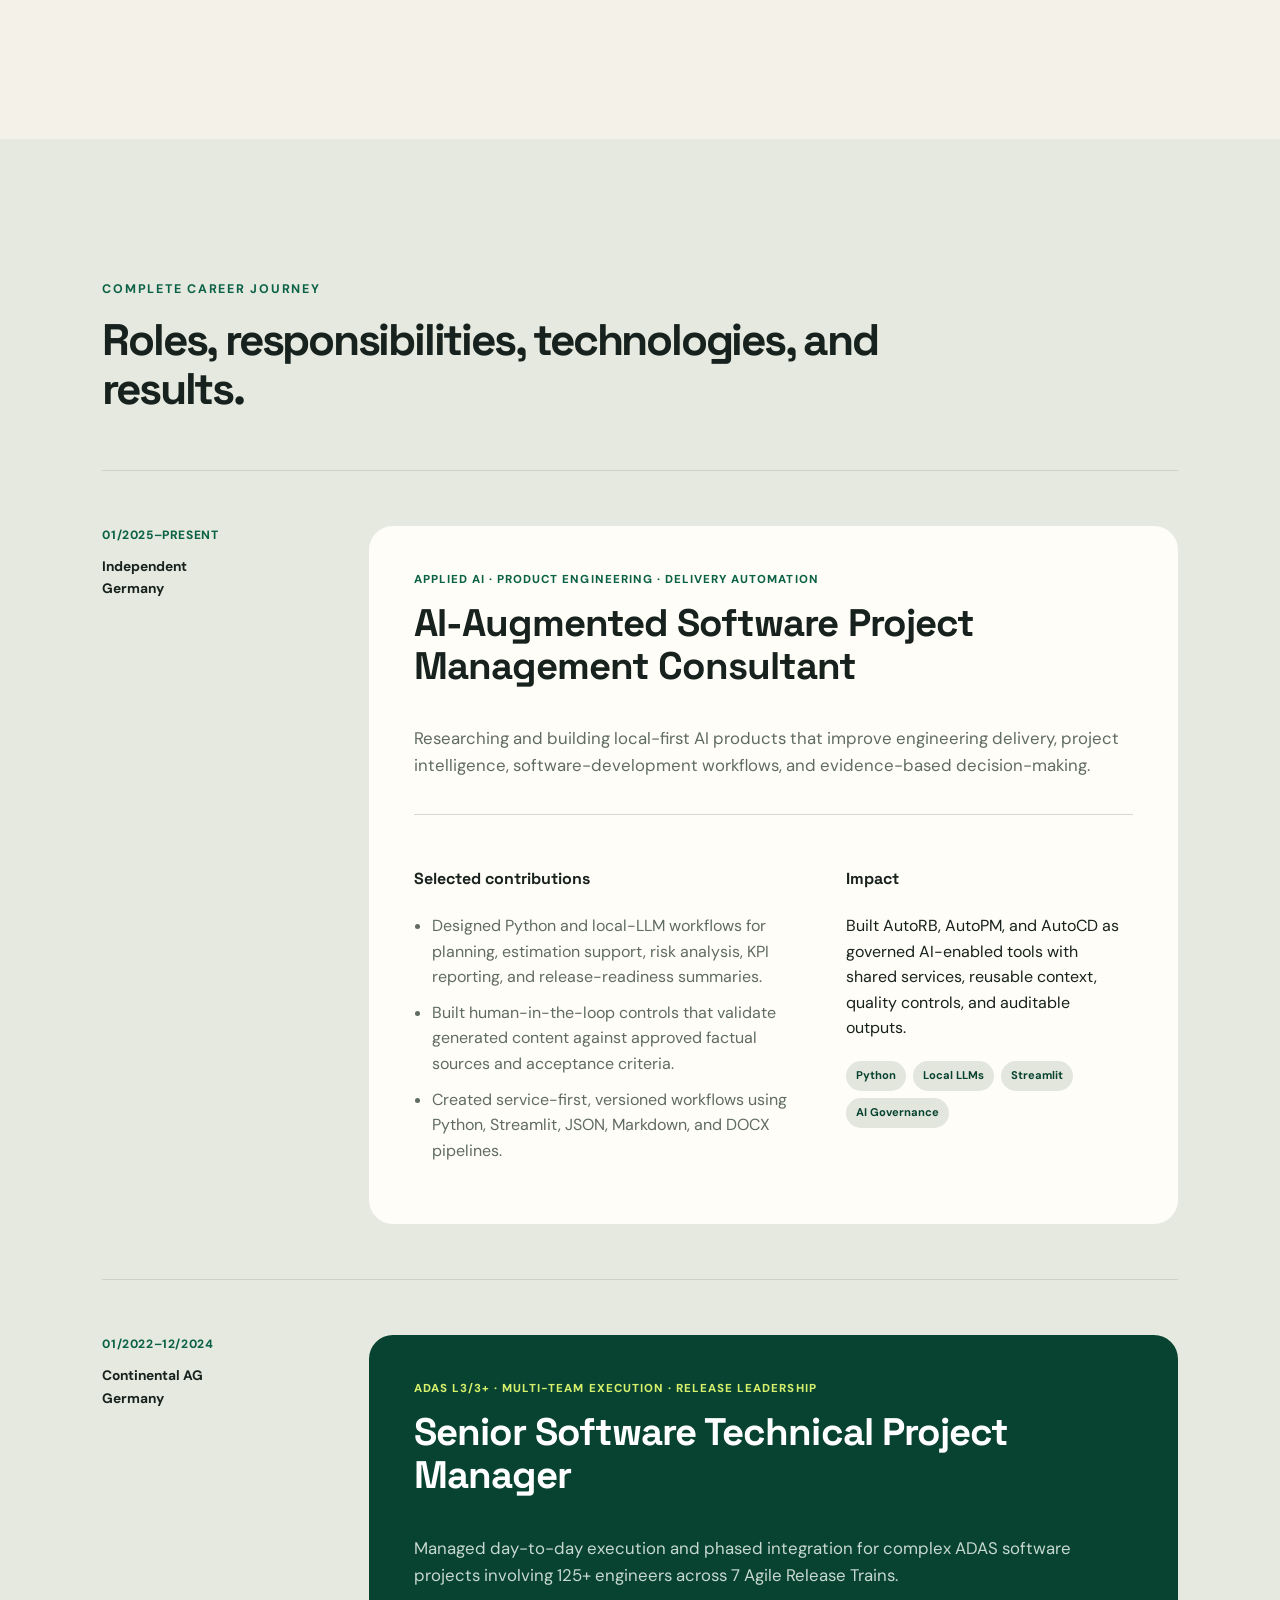
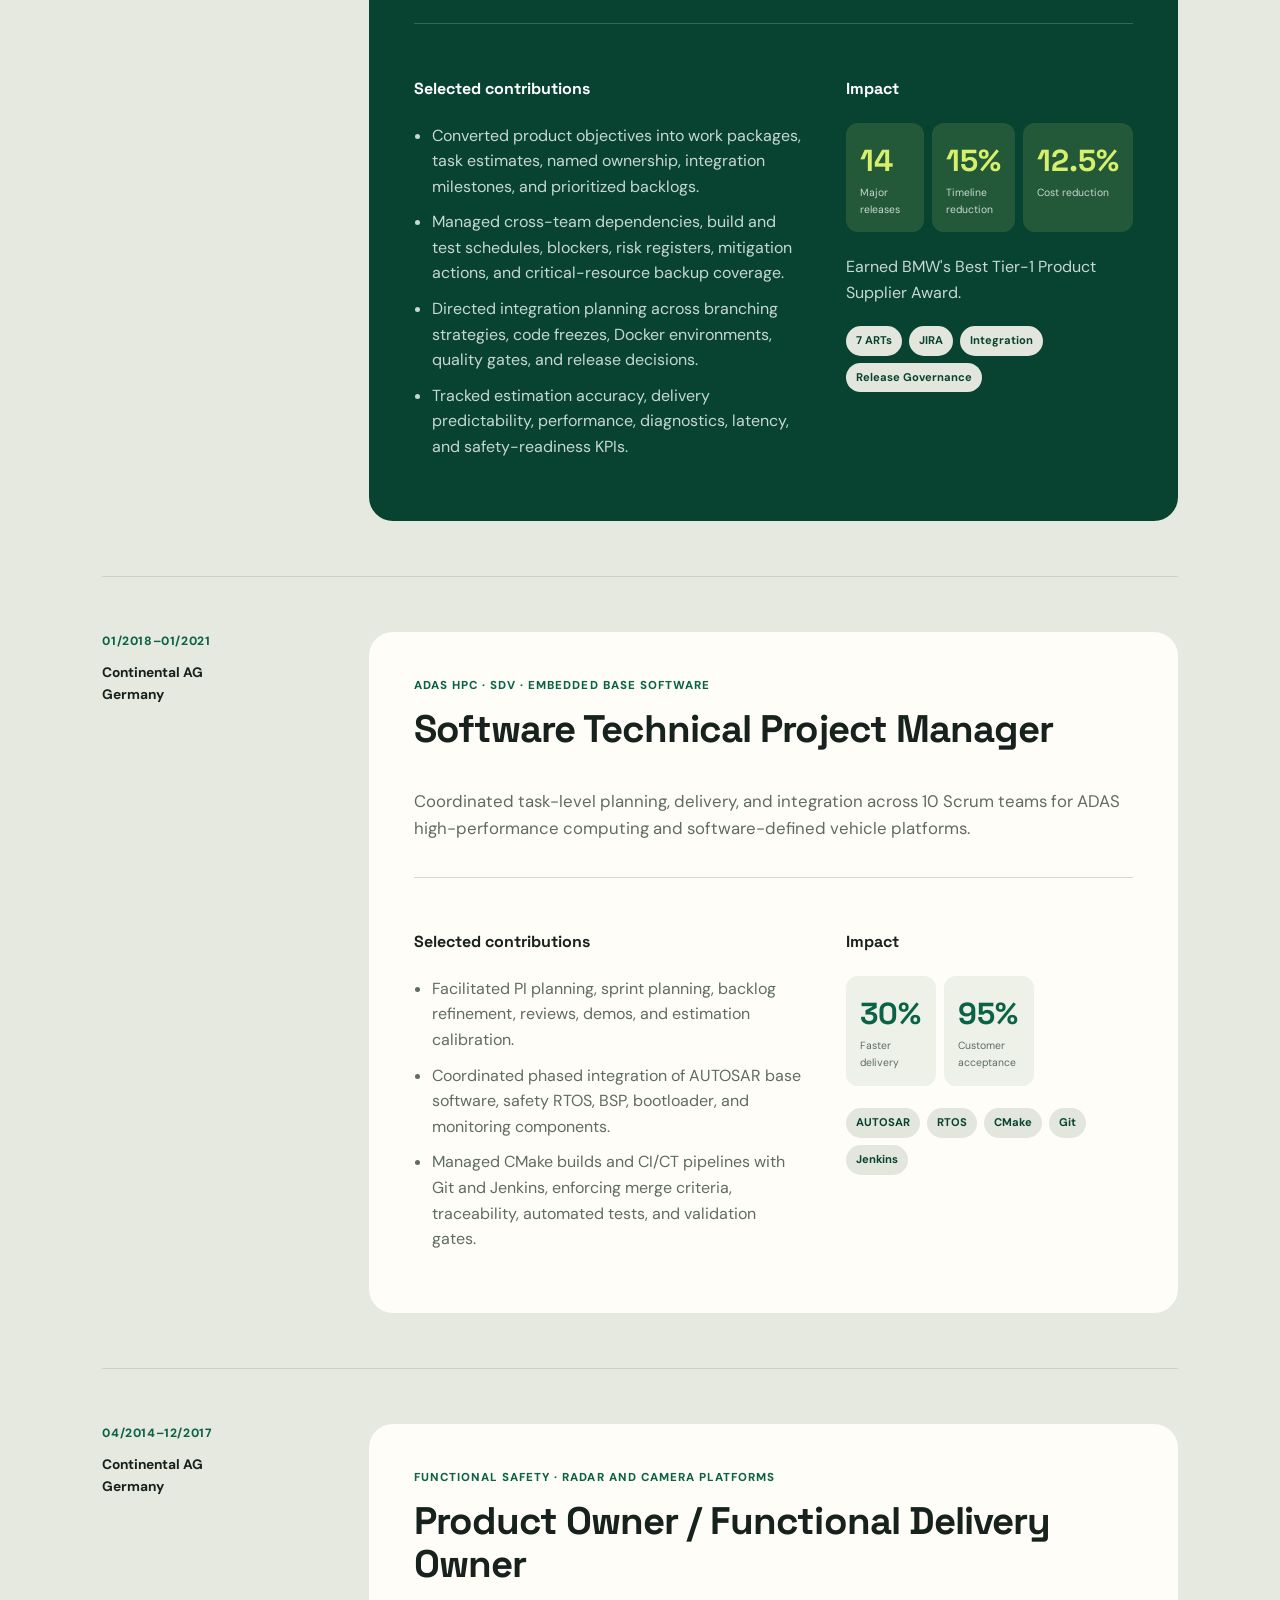
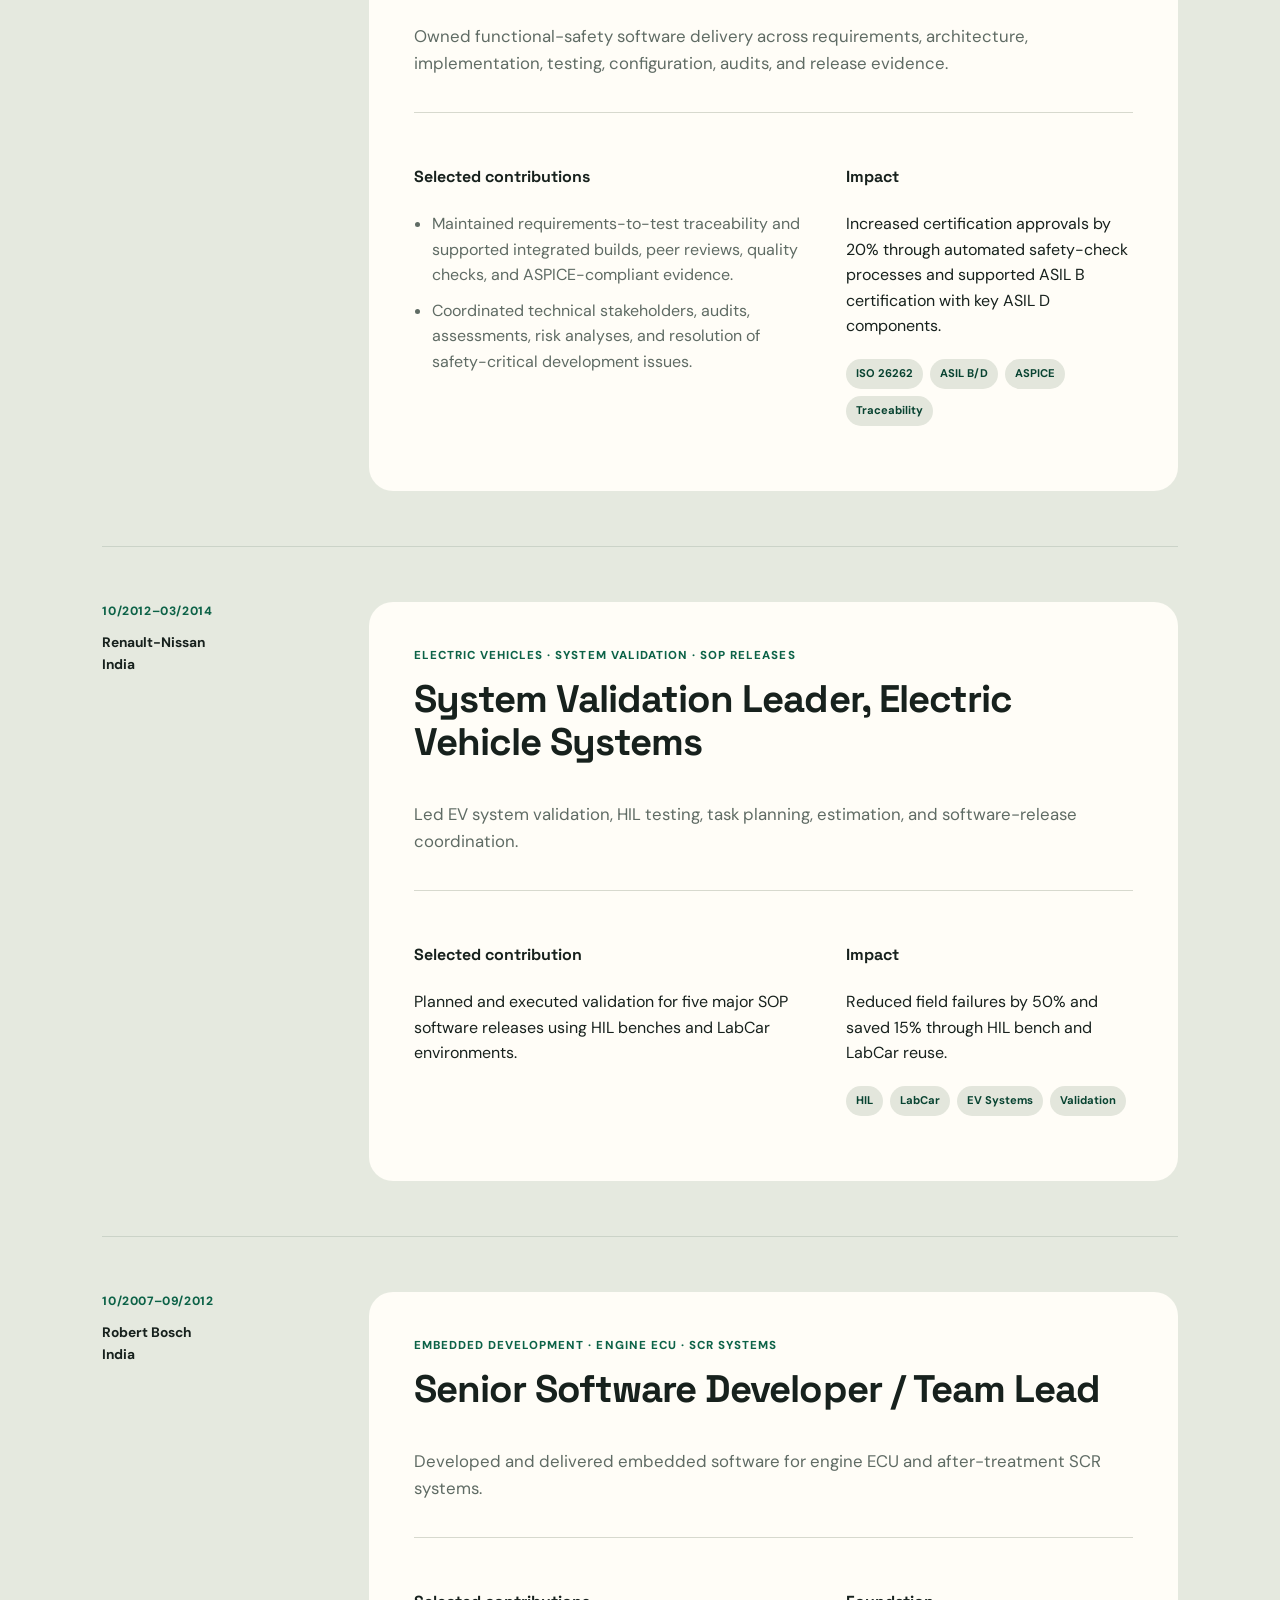
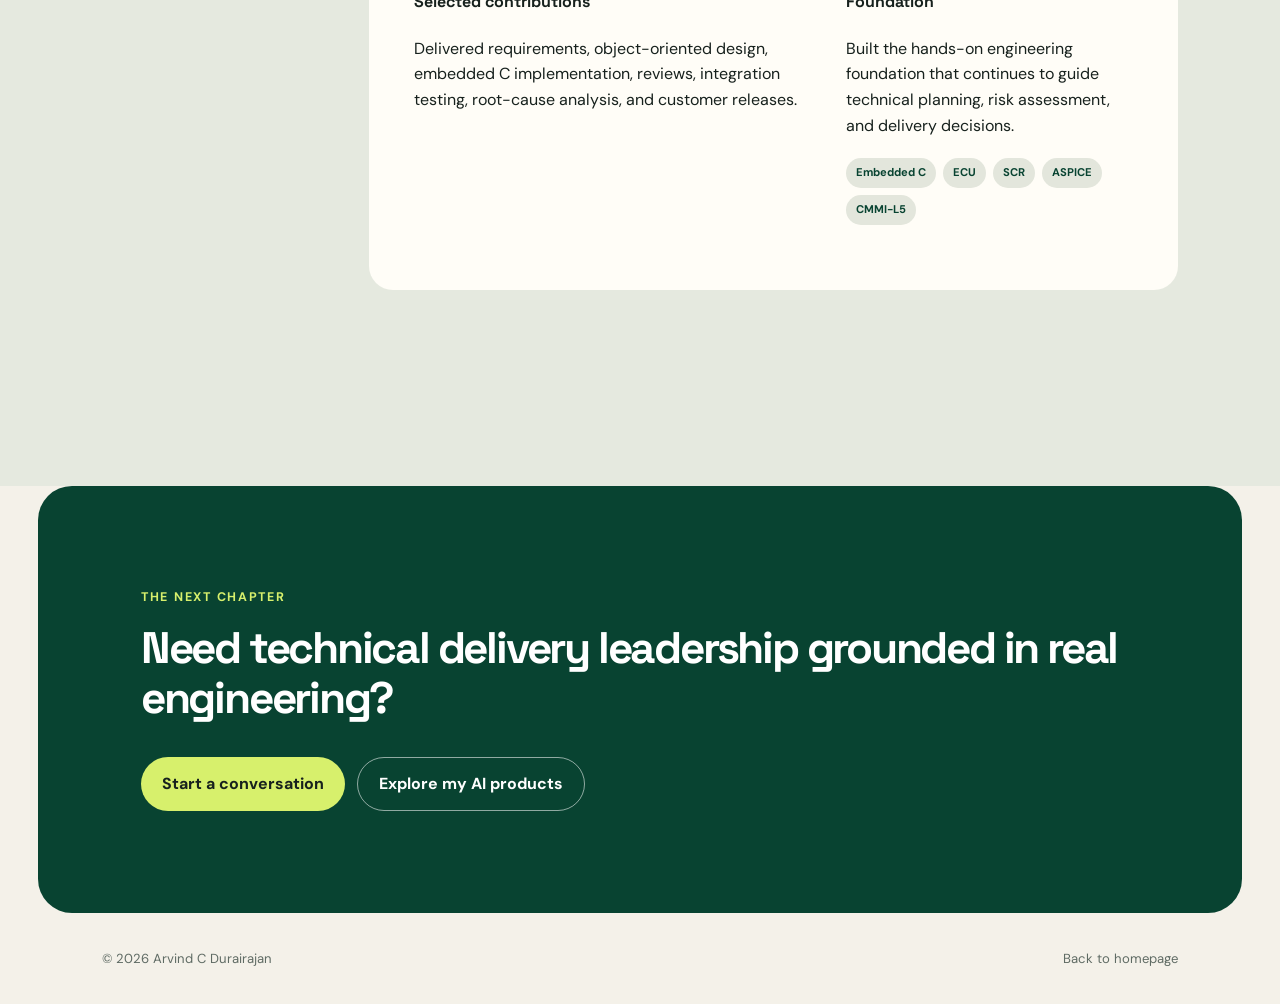
<file: experience.html>
<!doctype html>
<html lang="en">
<head>
  <meta charset="utf-8">
  <meta name="viewport" content="width=device-width, initial-scale=1">
  <meta name="description" content="Detailed career experience of Arvind C Durairajan across embedded software, ADAS, validation, integration, and technical delivery.">
  <title>Experience | Arvind C Durairajan</title>
  <link rel="preconnect" href="https://fonts.googleapis.com">
  <link rel="preconnect" href="https://fonts.gstatic.com" crossorigin>
  <link href="https://fonts.googleapis.com/css2?family=DM+Sans:wght@400;500;600;700&family=Space+Grotesk:wght@500;600;700&display=swap" rel="stylesheet">
  <link rel="stylesheet" href="styles.css">
</head>
<body>
  <header class="site-header">
    <a class="brand" href="index.html">ACD</a>
    <nav aria-label="Primary navigation">
      <a href="index.html">Home</a>
      <a href="experience.html" class="active-nav">Experience</a>
      <a href="ai-products.html">AI Products</a>
      <a class="nav-contact" href="index.html#contact">Contact</a>
    </nav>
  </header>

  <main>
    <section class="subpage-hero experience-hero">
      <p class="eyebrow">18+ years · Embedded software to delivery leadership</p>
      <h1>A career built by solving the hard parts.</h1>
      <p>My experience connects hands-on embedded development, system validation, functional safety, software integration, and large-scale technical project execution. That engineering foundation helps me ask better questions, expose delivery risks early, and create plans that teams can execute.</p>
      <div class="subpage-stats">
        <div><strong>6</strong><span>Progressive career roles</span></div>
        <div><strong>14</strong><span>Major ADAS releases</span></div>
        <div><strong>125+</strong><span>Engineers coordinated</span></div>
        <div><strong>7</strong><span>Agile Release Trains</span></div>
      </div>
    </section>

    <section class="section detail-intro">
      <div class="section-heading">
        <p class="eyebrow">How I create value</p>
        <h2>Technical credibility. Structured execution. Visible outcomes.</h2>
      </div>
      <div class="value-grid">
        <article><span>01</span><h3>Translate complexity</h3><p>Convert product objectives and engineering constraints into work packages, ownership, dependencies, milestones, and release criteria.</p></article>
        <article><span>02</span><h3>Connect teams</h3><p>Align development, integration, validation, quality, safety, suppliers, customers, and leadership around one executable delivery view.</p></article>
        <article><span>03</span><h3>Protect delivery</h3><p>Make risks, estimation drift, critical-path dependencies, quality gates, decisions, and readiness evidence visible before they become surprises.</p></article>
      </div>
    </section>

    <section class="section deep-career-section">
      <div class="section-heading">
        <p class="eyebrow">Complete career journey</p>
        <h2>Roles, responsibilities, technologies, and results.</h2>
      </div>

      <div class="deep-role">
        <div class="deep-role-side"><span>01/2025–Present</span><strong>Independent<br>Germany</strong></div>
        <article>
          <p class="role-type">Applied AI · Product engineering · Delivery automation</p>
          <h3>AI-Augmented Software Project Management Consultant</h3>
          <p class="role-summary">Researching and building local-first AI products that improve engineering delivery, project intelligence, software-development workflows, and evidence-based decision-making.</p>
          <div class="role-columns">
            <div><h4>Selected contributions</h4><ul><li>Designed Python and local-LLM workflows for planning, estimation support, risk analysis, KPI reporting, and release-readiness summaries.</li><li>Built human-in-the-loop controls that validate generated content against approved factual sources and acceptance criteria.</li><li>Created service-first, versioned workflows using Python, Streamlit, JSON, Markdown, and DOCX pipelines.</li></ul></div>
            <div><h4>Impact</h4><p>Built AutoRB, AutoPM, and AutoCD as governed AI-enabled tools with shared services, reusable context, quality controls, and auditable outputs.</p><div class="role-tags"><span>Python</span><span>Local LLMs</span><span>Streamlit</span><span>AI Governance</span></div></div>
          </div>
        </article>
      </div>

      <div class="deep-role featured-deep-role">
        <div class="deep-role-side"><span>01/2022–12/2024</span><strong>Continental AG<br>Germany</strong></div>
        <article>
          <p class="role-type">ADAS L3/3+ · Multi-team execution · Release leadership</p>
          <h3>Senior Software Technical Project Manager</h3>
          <p class="role-summary">Managed day-to-day execution and phased integration for complex ADAS software projects involving 125+ engineers across 7 Agile Release Trains.</p>
          <div class="role-columns">
            <div><h4>Selected contributions</h4><ul><li>Converted product objectives into work packages, task estimates, named ownership, integration milestones, and prioritized backlogs.</li><li>Managed cross-team dependencies, build and test schedules, blockers, risk registers, mitigation actions, and critical-resource backup coverage.</li><li>Directed integration planning across branching strategies, code freezes, Docker environments, quality gates, and release decisions.</li><li>Tracked estimation accuracy, delivery predictability, performance, diagnostics, latency, and safety-readiness KPIs.</li></ul></div>
            <div><h4>Impact</h4><div class="impact-stack"><div><strong>14</strong><span>Major releases</span></div><div><strong>15%</strong><span>Timeline reduction</span></div><div><strong>12.5%</strong><span>Cost reduction</span></div></div><p>Earned BMW's Best Tier-1 Product Supplier Award.</p><div class="role-tags"><span>7 ARTs</span><span>JIRA</span><span>Integration</span><span>Release Governance</span></div></div>
          </div>
        </article>
      </div>

      <div class="deep-role">
        <div class="deep-role-side"><span>01/2018–01/2021</span><strong>Continental AG<br>Germany</strong></div>
        <article>
          <p class="role-type">ADAS HPC · SDV · Embedded base software</p>
          <h3>Software Technical Project Manager</h3>
          <p class="role-summary">Coordinated task-level planning, delivery, and integration across 10 Scrum teams for ADAS high-performance computing and software-defined vehicle platforms.</p>
          <div class="role-columns">
            <div><h4>Selected contributions</h4><ul><li>Facilitated PI planning, sprint planning, backlog refinement, reviews, demos, and estimation calibration.</li><li>Coordinated phased integration of AUTOSAR base software, safety RTOS, BSP, bootloader, and monitoring components.</li><li>Managed CMake builds and CI/CT pipelines with Git and Jenkins, enforcing merge criteria, traceability, automated tests, and validation gates.</li></ul></div>
            <div><h4>Impact</h4><div class="impact-stack"><div><strong>30%</strong><span>Faster delivery</span></div><div><strong>95%</strong><span>Customer acceptance</span></div></div><div class="role-tags"><span>AUTOSAR</span><span>RTOS</span><span>CMake</span><span>Git</span><span>Jenkins</span></div></div>
          </div>
        </article>
      </div>

      <div class="deep-role">
        <div class="deep-role-side"><span>04/2014–12/2017</span><strong>Continental AG<br>Germany</strong></div>
        <article>
          <p class="role-type">Functional safety · Radar and camera platforms</p>
          <h3>Product Owner / Functional Delivery Owner</h3>
          <p class="role-summary">Owned functional-safety software delivery across requirements, architecture, implementation, testing, configuration, audits, and release evidence.</p>
          <div class="role-columns">
            <div><h4>Selected contributions</h4><ul><li>Maintained requirements-to-test traceability and supported integrated builds, peer reviews, quality checks, and ASPICE-compliant evidence.</li><li>Coordinated technical stakeholders, audits, assessments, risk analyses, and resolution of safety-critical development issues.</li></ul></div>
            <div><h4>Impact</h4><p>Increased certification approvals by 20% through automated safety-check processes and supported ASIL B certification with key ASIL D components.</p><div class="role-tags"><span>ISO 26262</span><span>ASIL B/D</span><span>ASPICE</span><span>Traceability</span></div></div>
          </div>
        </article>
      </div>

      <div class="deep-role">
        <div class="deep-role-side"><span>10/2012–03/2014</span><strong>Renault-Nissan<br>India</strong></div>
        <article>
          <p class="role-type">Electric vehicles · System validation · SOP releases</p>
          <h3>System Validation Leader, Electric Vehicle Systems</h3>
          <p class="role-summary">Led EV system validation, HIL testing, task planning, estimation, and software-release coordination.</p>
          <div class="role-columns"><div><h4>Selected contribution</h4><p>Planned and executed validation for five major SOP software releases using HIL benches and LabCar environments.</p></div><div><h4>Impact</h4><p>Reduced field failures by 50% and saved 15% through HIL bench and LabCar reuse.</p><div class="role-tags"><span>HIL</span><span>LabCar</span><span>EV Systems</span><span>Validation</span></div></div></div>
        </article>
      </div>

      <div class="deep-role">
        <div class="deep-role-side"><span>10/2007–09/2012</span><strong>Robert Bosch<br>India</strong></div>
        <article>
          <p class="role-type">Embedded development · Engine ECU · SCR systems</p>
          <h3>Senior Software Developer / Team Lead</h3>
          <p class="role-summary">Developed and delivered embedded software for engine ECU and after-treatment SCR systems.</p>
          <div class="role-columns"><div><h4>Selected contributions</h4><p>Delivered requirements, object-oriented design, embedded C implementation, reviews, integration testing, root-cause analysis, and customer releases.</p></div><div><h4>Foundation</h4><p>Built the hands-on engineering foundation that continues to guide technical planning, risk assessment, and delivery decisions.</p><div class="role-tags"><span>Embedded C</span><span>ECU</span><span>SCR</span><span>ASPICE</span><span>CMMI-L5</span></div></div></div>
        </article>
      </div>
    </section>

    <section class="page-cta"><p class="eyebrow">The next chapter</p><h2>Need technical delivery leadership grounded in real engineering?</h2><div class="hero-actions"><a class="button light" href="mailto:arvind.chakaravarthy@gmail.com">Start a conversation</a><a class="button outline-light" href="ai-products.html">Explore my AI products</a></div></section>
  </main>
  <footer><span>© <span id="year"></span> Arvind C Durairajan</span><a href="index.html">Back to homepage</a></footer>
  <script src="script.js"></script>
</body>
</html>
</file>
<file: styles.css>
:root {
  --ink: #17211d;
  --muted: #5f6b64;
  --paper: #f4f1e9;
  --card: #fffdf7;
  --green: #0c6247;
  --green-dark: #084331;
  --lime: #d7f06c;
  --line: #d7d9ce;
  --shadow: 0 22px 60px rgba(23, 33, 29, 0.12);
}

* { box-sizing: border-box; }
html { scroll-behavior: smooth; }
body {
  margin: 0;
  background: var(--paper);
  color: var(--ink);
  font-family: "DM Sans", sans-serif;
  line-height: 1.6;
}
a { color: inherit; text-decoration: none; }

.site-header {
  position: sticky;
  top: 0;
  z-index: 10;
  display: flex;
  align-items: center;
  justify-content: space-between;
  padding: 18px clamp(22px, 6vw, 90px);
  background: rgba(244, 241, 233, 0.9);
  border-bottom: 1px solid rgba(23, 33, 29, 0.09);
  backdrop-filter: blur(14px);
}
.brand {
  display: grid;
  place-items: center;
  width: 46px;
  height: 46px;
  border-radius: 50%;
  background: var(--ink);
  color: white;
  font-family: "Space Grotesk", sans-serif;
  font-weight: 700;
}
nav { display: flex; align-items: center; gap: 28px; font-size: 0.92rem; font-weight: 600; }
nav a:hover { color: var(--green); }
.nav-contact { padding: 9px 16px; border: 1px solid var(--ink); border-radius: 999px; }

.hero {
  display: grid;
  grid-template-columns: minmax(0, 1fr) minmax(420px, .82fr);
  gap: clamp(40px, 6vw, 90px);
  align-items: center;
  min-height: calc(100vh - 83px);
  padding: clamp(70px, 9vw, 140px) clamp(22px, 8vw, 130px);
  background:
    radial-gradient(circle at 72% 20%, rgba(215, 240, 108, 0.55), transparent 22%),
    linear-gradient(135deg, #f4f1e9 55%, #e8eadc 100%);
}
.eyebrow {
  margin: 0 0 16px;
  color: var(--green);
  font-size: 0.78rem;
  font-weight: 700;
  letter-spacing: 0.14em;
  text-transform: uppercase;
}
h1, h2, h3 { margin-top: 0; font-family: "Space Grotesk", sans-serif; line-height: 1.12; }
h1 { max-width: 850px; margin-bottom: 25px; font-size: clamp(3.2rem, 6.5vw, 7rem); letter-spacing: -0.065em; }
h1 span { color: var(--green); }
h2 { margin-bottom: 20px; font-size: clamp(2.1rem, 3.45vw, 4rem); letter-spacing: -0.05em; }
h3 { font-size: 1.4rem; letter-spacing: -0.025em; }
.hero-intro { max-width: 740px; margin: 0; color: var(--muted); font-size: clamp(1.05rem, 1.7vw, 1.35rem); }
.hero-actions, .contact-actions { display: flex; flex-wrap: wrap; gap: 12px; margin-top: 34px; }
.button { display: inline-flex; align-items: center; justify-content: center; padding: 13px 21px; border-radius: 999px; font-weight: 700; transition: transform 0.2s, background 0.2s; }
.button:hover { transform: translateY(-2px); }
.primary { background: var(--green); color: white; }
.secondary { border: 1px solid var(--ink); }
.hero-meta { display: flex; flex-wrap: wrap; gap: 10px 25px; margin-top: 42px; color: var(--muted); font-size: 0.9rem; }

.hero-profile { position: relative; }
.profile-image-wrap { position: relative; width: min(100%, 520px); margin-left: auto; }
.profile-image-wrap::before { content: ""; position: absolute; inset: -18px 22px 22px -18px; z-index: 0; border-radius: 34px; background: var(--lime); transform: rotate(-3deg); }
.profile-image-wrap img { position: relative; z-index: 1; display: block; width: 100%; aspect-ratio: 1 / 1.03; object-fit: cover; object-position: center 25%; border-radius: 30px; filter: saturate(.8) contrast(1.04); box-shadow: var(--shadow); }
.profile-status { position: relative; z-index: 4; display: flex; align-items: center; gap: 8px; width: max-content; max-width: calc(100% - 36px); margin: 18px auto 0; padding: 12px 16px; border: 1px solid rgba(23,33,29,.1); border-radius: 999px; background: var(--card); box-shadow: 0 12px 30px rgba(23,33,29,.14); color: var(--green); font-size: .72rem; font-weight: 800; line-height: 1.25; }
.profile-status span { width: 8px; height: 8px; border-radius: 50%; background: #50b981; box-shadow: 0 0 0 5px rgba(80,185,129,.16); }
.profile-panel { position: relative; z-index: 3; width: 88%; margin: -48px 0 0 auto; padding: 25px; border-radius: 22px; background: var(--green-dark); color: white; box-shadow: var(--shadow); }
.profile-kicker { margin: 0 0 8px; color: var(--lime); font-size: .7rem; font-weight: 800; letter-spacing: .12em; text-transform: uppercase; }
.profile-panel h2 { margin-bottom: 20px; font-size: 1.65rem; letter-spacing: -.035em; }
.profile-proof { display: grid; grid-template-columns: repeat(3, 1fr); gap: 12px; }
.profile-proof strong, .profile-proof span { display: block; }
.profile-proof strong { color: var(--lime); font-family: "Space Grotesk", sans-serif; font-size: 1.7rem; }
.profile-proof span { color: #c1d3ca; font-size: .65rem; line-height: 1.35; }

.capability-strip { display: flex; justify-content: center; gap: 34px; overflow: hidden; padding: 17px 0; background: var(--ink); color: white; font-size: .77rem; font-weight: 700; letter-spacing: .08em; text-transform: uppercase; white-space: nowrap; }
.capability-strip span::before { content: "✦"; margin: 0 34px 0 0; color: var(--lime); }

.section { padding: clamp(85px, 11vw, 160px) clamp(22px, 8vw, 130px); }
.section-heading { max-width: 850px; margin-bottom: 55px; }
.section-heading > p:last-child { max-width: 690px; color: var(--muted); font-size: 1.08rem; }
.section-cta { display: grid; grid-template-columns: 1fr auto; gap: 5px 22px; align-items: center; max-width: 720px; margin-top: 30px; padding: 18px 20px; border: 1px solid var(--green); border-radius: 16px; background: var(--green); color: white; box-shadow: 0 12px 30px rgba(12,98,71,.16); transition: transform .2s, background .2s; }
.section-cta:hover { transform: translateY(-3px); background: var(--green-dark); }
.section-cta span { font-family: "Space Grotesk", sans-serif; font-size: 1.05rem; font-weight: 700; }
.section-cta strong { grid-column: 1; color: #c9ddd3; font-size: .75rem; font-weight: 500; }
.section-cta b { grid-column: 2; grid-row: 1 / span 2; color: var(--lime); font-size: 1.7rem; }
.career-spotlight { display: grid; grid-template-columns: 1fr 1fr; gap: 40px; align-items: end; margin-bottom: 22px; padding: clamp(32px, 5vw, 60px); border-radius: 28px; background: var(--green-dark); color: white; }
.spotlight-copy h3 { max-width: 720px; margin-bottom: 18px; font-size: clamp(2rem, 4vw, 4rem); }
.spotlight-copy > p:last-child { max-width: 670px; color: #c7d8d0; }
.spotlight-metrics { display: grid; grid-template-columns: repeat(2, 1fr); border: 1px solid rgba(255,255,255,.14); border-radius: 20px; overflow: hidden; }
.spotlight-metrics div { padding: 25px; border-right: 1px solid rgba(255,255,255,.14); border-bottom: 1px solid rgba(255,255,255,.14); }
.spotlight-metrics div:nth-child(2n) { border-right: 0; }
.spotlight-metrics div:nth-last-child(-n+2) { border-bottom: 0; }
.spotlight-metrics strong, .spotlight-metrics span { display: block; }
.spotlight-metrics strong { color: var(--lime); font-family: "Space Grotesk", sans-serif; font-size: 2.8rem; letter-spacing: -.06em; }
.spotlight-metrics span { color: #c7d8d0; font-size: .75rem; }
.career-timeline { border-top: 1px solid var(--line); }
.career-role { display: grid; grid-template-columns: 70px minmax(170px, .35fr) 1fr; gap: 25px; padding: 42px 0; border-bottom: 1px solid var(--line); }
.career-marker span { display: grid; place-items: center; width: 42px; height: 42px; border-radius: 50%; border: 1px solid var(--line); color: var(--green); font-family: "Space Grotesk", sans-serif; font-size: .8rem; font-weight: 700; }
.career-role.current .career-marker span { border-color: var(--green); background: var(--green); color: white; }
.career-meta span, .career-meta strong { display: block; }
.career-meta span { margin-bottom: 8px; color: var(--green); font-size: .75rem; font-weight: 800; letter-spacing: .06em; text-transform: uppercase; }
.career-meta strong { font-size: .83rem; }
.career-content h3 { margin-bottom: 12px; font-size: clamp(1.5rem, 2.2vw, 2.25rem); }
.career-content > p { max-width: 850px; color: var(--muted); }
.role-tags { display: flex; flex-wrap: wrap; gap: 7px; margin: 20px 0; }
.role-tags span { padding: 6px 10px; border-radius: 999px; background: #e3e6dc; color: var(--green-dark); font-size: .7rem; font-weight: 700; }
.career-content .career-result { margin: 20px 0 0; padding-left: 16px; border-left: 3px solid var(--green); color: var(--ink); font-weight: 700; }

.achievements-section {
  background: #dfe7dc;
  color: var(--ink);
}
.achievements-section .eyebrow { color: var(--green); }
.achievements-section .section-heading > p:last-child { color: var(--muted); }
.achievements-grid {
  display: grid;
  grid-template-columns: repeat(4, 1fr);
  gap: 16px;
}
.achievement-card {
  display: flex;
  flex-direction: column;
  min-height: 330px;
  padding: 27px;
  border: 1px solid #c6d1c4;
  border-radius: 22px;
  background: var(--card);
  color: var(--ink);
}
.achievement-card.standout {
  grid-column: span 3;
  background: var(--lime);
  color: var(--ink);
}
.achievement-card.award-card { border-color: var(--green); background: var(--green); color: white; }
.achievement-number {
  margin-bottom: 30px;
  color: var(--green);
  font-family: "Space Grotesk", sans-serif;
  font-size: clamp(3rem, 5vw, 5.4rem);
  font-weight: 700;
  line-height: .9;
  letter-spacing: -.07em;
}
.standout .achievement-number { color: var(--green-dark); }
.achievement-card h3 { margin-bottom: 14px; font-size: 1.35rem; }
.achievement-card p { margin: 0; color: var(--muted); font-size: .93rem; }
.standout p { color: #3e4d45; }
.award-card p { color: #d5e5dd; }
.achievement-context {
  margin-top: auto;
  padding-top: 25px;
  color: #6d8176;
  font-size: .72rem;
  font-weight: 700;
  letter-spacing: .05em;
  text-transform: uppercase;
}
.standout .achievement-context { color: #526159; }
.award-card .achievement-context { color: #b7d1c4; }
.award-mark {
  align-self: flex-start;
  margin-bottom: 42px;
  padding: 7px 12px;
  border-radius: 999px;
  background: var(--lime);
  color: var(--ink);
  font-size: .72rem;
  font-weight: 800;
  letter-spacing: .08em;
  text-transform: uppercase;
}

.projects-section { background: #e5e9dd; }
.project-label { color: var(--green); font-weight: 700; }
.text-link { color: var(--green); font-weight: 700; }
.ai-impact-grid { display: grid; grid-template-columns: repeat(4, 1fr); gap: 14px; margin-bottom: 22px; }
.ai-impact-card { min-height: 260px; padding: 25px; border: 1px solid var(--line); border-radius: 20px; background: var(--card); }
.ai-impact-card.primary-impact { background: var(--green-dark); color: white; }
.ai-impact-number { display: block; margin-bottom: 32px; color: var(--green); font-family: "Space Grotesk", sans-serif; font-size: 4.3rem; font-weight: 700; line-height: .9; letter-spacing: -.07em; }
.primary-impact .ai-impact-number { color: var(--lime); }
.ai-impact-card h3 { margin-bottom: 12px; font-size: 1.15rem; }
.ai-impact-card p { margin: 0; color: var(--muted); font-size: .88rem; }
.primary-impact p { color: #c5d7ce; }
.ai-system-card { display: grid; grid-template-columns: 1fr 1fr; gap: clamp(35px, 6vw, 80px); align-items: center; padding: clamp(35px, 6vw, 75px); border-radius: 30px; background: var(--card); box-shadow: var(--shadow); }
.ai-system-copy h3 { margin-bottom: 20px; font-size: clamp(2rem, 3.4vw, 3.8rem); }
.ai-system-copy > p:not(.project-label) { color: var(--muted); font-size: 1.05rem; }
.ai-value-list { margin: 30px 0 0; padding: 0; list-style: none; }
.ai-value-list li { padding: 15px 0; border-top: 1px solid var(--line); color: var(--muted); }
.ai-value-list strong { color: var(--ink); }
.ai-visual { padding: 24px; border-radius: 25px; background: var(--ink); color: white; }
.visual-label { margin-bottom: 25px; color: var(--lime); font-size: .7rem; font-weight: 800; letter-spacing: .12em; text-transform: uppercase; }
.visual-row { display: grid; grid-template-columns: 1fr auto 1fr; gap: 12px; align-items: center; }
.visual-node { min-height: 160px; padding: 20px; border: 1px solid rgba(255,255,255,.15); border-radius: 16px; background: #25322c; }
.visual-node.active { background: var(--green); }
.node-index { display: block; margin-bottom: 32px; color: var(--lime); font-family: "Space Grotesk", sans-serif; font-size: 1.4rem; font-weight: 700; }
.visual-node strong, .visual-node small { display: block; }
.visual-node small { margin-top: 8px; color: #adbbb4; font-size: .72rem; line-height: 1.4; }
.active small { color: #d3e1da; }
.visual-arrow { color: var(--lime); font-size: 1.5rem; }
.visual-line { width: 1px; height: 38px; margin: 10px auto; background: var(--lime); }
.ai-capability-grid { display: grid; grid-template-columns: repeat(3, 1fr); gap: 15px; margin-top: 22px; }
.ai-capability-grid article { padding: 28px; border-radius: 20px; background: #d9dfd3; }
.ai-capability-grid span { color: var(--green); font-family: "Space Grotesk", sans-serif; font-weight: 700; }
.ai-capability-grid h3 { margin: 35px 0 12px; font-size: 1.6rem; }
.ai-capability-grid p { margin: 0; color: var(--muted); font-size: .9rem; }
.ai-github-link { display: inline-block; margin-top: 28px; }

.credentials-grid { display: grid; grid-template-columns: repeat(3, 1fr); gap: 20px; }
.credential-group { padding: 28px; border-top: 3px solid var(--green); background: var(--card); }
.credential-group p { color: var(--muted); }
.contact-section { margin: 0 clamp(14px, 3vw, 42px); padding: clamp(55px, 8vw, 105px); border-radius: 34px; background: var(--green-dark); color: white; }
.contact-section h2 { max-width: 1000px; }
.contact-section > p:not(.eyebrow) { max-width: 750px; color: #c9dad2; font-size: 1.1rem; }
.contact-section .eyebrow { color: var(--lime); }
.light { background: var(--lime); color: var(--ink); }
.outline-light { border: 1px solid rgba(255,255,255,.55); }
footer { display: flex; justify-content: space-between; gap: 20px; padding: 35px clamp(22px, 8vw, 130px); color: var(--muted); font-size: .82rem; }
.active-nav { color: var(--green); }
.subpage-hero { padding: clamp(90px, 12vw, 170px) clamp(22px, 8vw, 130px); background: radial-gradient(circle at 80% 15%, rgba(215,240,108,.62), transparent 25%), linear-gradient(135deg, #f4f1e9, #e5eadf); }
.subpage-hero h1 { max-width: 1100px; }
.subpage-hero > p:not(.eyebrow) { max-width: 900px; color: var(--muted); font-size: clamp(1.1rem, 1.8vw, 1.4rem); }
.subpage-stats { display: grid; grid-template-columns: repeat(4, 1fr); max-width: 1100px; margin-top: 55px; border: 1px solid var(--line); border-radius: 22px; background: rgba(255,253,247,.75); overflow: hidden; }
.subpage-stats div { padding: 25px; border-right: 1px solid var(--line); }
.subpage-stats div:last-child { border-right: 0; }
.subpage-stats strong, .subpage-stats span { display: block; }
.subpage-stats strong { color: var(--green); font-family: "Space Grotesk", sans-serif; font-size: 2.8rem; letter-spacing: -.06em; }
.subpage-stats span { color: var(--muted); font-size: .78rem; }
.value-grid { display: grid; grid-template-columns: repeat(3, 1fr); gap: 18px; }
.value-grid article { padding: 30px; border-top: 3px solid var(--green); background: var(--card); }
.value-grid span, .product-number { color: var(--green); font-family: "Space Grotesk", sans-serif; font-weight: 700; }
.value-grid h3 { margin: 40px 0 12px; }
.value-grid p { color: var(--muted); }
.deep-career-section, .product-case-section { background: #e5e9df; }
.deep-role { display: grid; grid-template-columns: minmax(160px,.25fr) 1fr; gap: clamp(25px,5vw,75px); padding: 55px 0; border-top: 1px solid #cbd3c8; }
.deep-role-side span, .deep-role-side strong { display: block; }
.deep-role-side span { margin-bottom: 10px; color: var(--green); font-size: .75rem; font-weight: 800; letter-spacing: .05em; text-transform: uppercase; }
.deep-role-side strong { font-size: .86rem; }
.deep-role article { padding: clamp(25px,4vw,45px); border-radius: 24px; background: var(--card); }
.featured-deep-role article { background: var(--green-dark); color: white; }
.role-type { margin-top: 0; color: var(--green); font-size: .72rem; font-weight: 800; letter-spacing: .09em; text-transform: uppercase; }
.featured-deep-role .role-type { color: var(--lime); }
.deep-role h3 { font-size: clamp(1.8rem,3vw,3.25rem); }
.role-summary { max-width: 900px; color: var(--muted); font-size: 1.05rem; }
.featured-deep-role .role-summary, .featured-deep-role li, .featured-deep-role .role-columns p { color: #c7d8d0; }
.role-columns { display: grid; grid-template-columns: 1.15fr .85fr; gap: 45px; margin-top: 35px; padding-top: 30px; border-top: 1px solid var(--line); }
.featured-deep-role .role-columns { border-color: rgba(255,255,255,.18); }
.role-columns h4 { font-family: "Space Grotesk", sans-serif; font-size: 1rem; }
.role-columns ul { padding-left: 18px; color: var(--muted); }
.role-columns li { margin-bottom: 10px; }
.impact-stack { display: grid; grid-template-columns: repeat(3,1fr); gap: 8px; margin-bottom: 22px; }
.impact-stack div { padding: 14px; border-radius: 12px; background: #edf1e8; }
.impact-stack strong, .impact-stack span { display: block; }
.impact-stack strong { color: var(--green); font-family: "Space Grotesk",sans-serif; font-size: 1.9rem; }
.impact-stack span { color: var(--muted); font-size: .65rem; }
.featured-deep-role .impact-stack div { background: rgba(215,240,108,.13); }
.featured-deep-role .impact-stack strong { color: var(--lime); }
.featured-deep-role .impact-stack span { color: #c7d8d0; }
.page-cta { margin: 0 clamp(14px,3vw,42px); padding: clamp(55px,8vw,105px); border-radius: 34px; background: var(--green-dark); color: white; }
.page-cta .eyebrow { color: var(--lime); }
.page-cta h2 { max-width: 1050px; }
.product-case { margin-bottom: 32px; padding: clamp(35px,6vw,75px); border-radius: 30px; background: var(--card); box-shadow: var(--shadow); }
.product-case-head { display: grid; grid-template-columns: 1.25fr .55fr; gap: 50px; align-items: end; padding-bottom: 45px; border-bottom: 1px solid var(--line); }
.product-case-head h2 { margin: 12px 0 18px; }
.product-case-head p { max-width: 760px; color: var(--muted); }
.product-proof { padding: 25px; border-radius: 20px; background: var(--green-dark); color: white; }
.product-proof strong, .product-proof span { display: block; }
.product-proof strong { color: var(--lime); font-family: "Space Grotesk",sans-serif; font-size: 4rem; line-height: 1; }
.product-proof span { margin-top: 12px; color: #c7d8d0; font-size: .8rem; }
.product-detail-grid { display: grid; grid-template-columns: repeat(3,1fr); gap: 30px; padding-top: 42px; }
.product-detail-grid article { padding-right: 25px; border-right: 1px solid var(--line); }
.product-detail-grid article:last-child { border-right: 0; }
.product-detail-grid p, .product-detail-grid ul { color: var(--muted); }
.product-detail-grid ul { padding-left: 18px; }
.product-detail-grid li { margin-bottom: 9px; }
.product-stack { display: flex; flex-wrap: wrap; gap: 8px; margin-top: 35px; padding-top: 25px; border-top: 1px solid var(--line); }
.product-stack span { padding: 7px 11px; border-radius: 999px; background: #e4e8df; color: var(--green-dark); font-size: .72rem; font-weight: 700; }
.architecture-flow { display: grid; grid-template-columns: 1fr auto 1fr auto 1fr auto 1fr; gap: 15px; align-items: center; }
.architecture-flow div { min-height: 180px; padding: 25px; border-radius: 18px; background: var(--green-dark); color: white; }
.architecture-flow span, .architecture-flow strong, .architecture-flow small { display: block; }
.architecture-flow span { color: var(--lime); font-family: "Space Grotesk",sans-serif; font-size: 1.5rem; font-weight: 700; }
.architecture-flow strong { margin-top: 45px; }
.architecture-flow small { margin-top: 8px; color: #bdd0c6; }
.architecture-flow b { color: var(--green); font-size: 1.5rem; }

@media (max-width: 900px) {
  nav a:not(.nav-contact) { display: none; }
  .hero, .credentials-grid, .achievements-grid, .ai-impact-grid, .ai-system-card, .ai-capability-grid, .career-spotlight, .value-grid, .role-columns, .product-case-head, .product-detail-grid { grid-template-columns: 1fr; }
  .hero { min-height: auto; }
  .hero-profile { max-width: 580px; }
  .profile-image-wrap { margin: 0; }
  .career-role { grid-template-columns: 55px 1fr; }
  .career-content { grid-column: 2; }
  .achievement-card.standout { grid-column: auto; }
  .visual-node { min-height: 140px; padding: 15px; }
  .capability-strip { justify-content: flex-start; }
  .deep-role { grid-template-columns: 1fr; gap: 15px; }
  .subpage-stats { grid-template-columns: repeat(2,1fr); }
  .subpage-stats div:nth-child(2) { border-right: 0; }
  .architecture-flow { grid-template-columns: 1fr; }
  .architecture-flow b { transform: rotate(90deg); text-align: center; }
  .product-detail-grid article { padding-right: 0; border-right: 0; border-bottom: 1px solid var(--line); }
}
@media (max-width: 560px) {
  h1 { font-size: 3.2rem; }
  .site-header { padding: 14px 18px; }
  .hero, .section { padding-left: 18px; padding-right: 18px; }
  .profile-panel { width: 96%; margin-top: -25px; }
  .profile-status { max-width: calc(100% - 28px); font-size: .66rem; }
  .profile-proof { grid-template-columns: 1fr; }
  .profile-proof div { display: grid; grid-template-columns: 65px 1fr; align-items: center; }
  .career-role { grid-template-columns: 45px 1fr; gap: 12px; padding: 32px 0; }
  .career-content { grid-column: 1 / -1; padding-left: 57px; }
  .spotlight-metrics { grid-template-columns: 1fr 1fr; }
  footer { flex-direction: column; }
  .contact-section { margin: 0 8px; padding: 45px 24px; }
}
</file>
